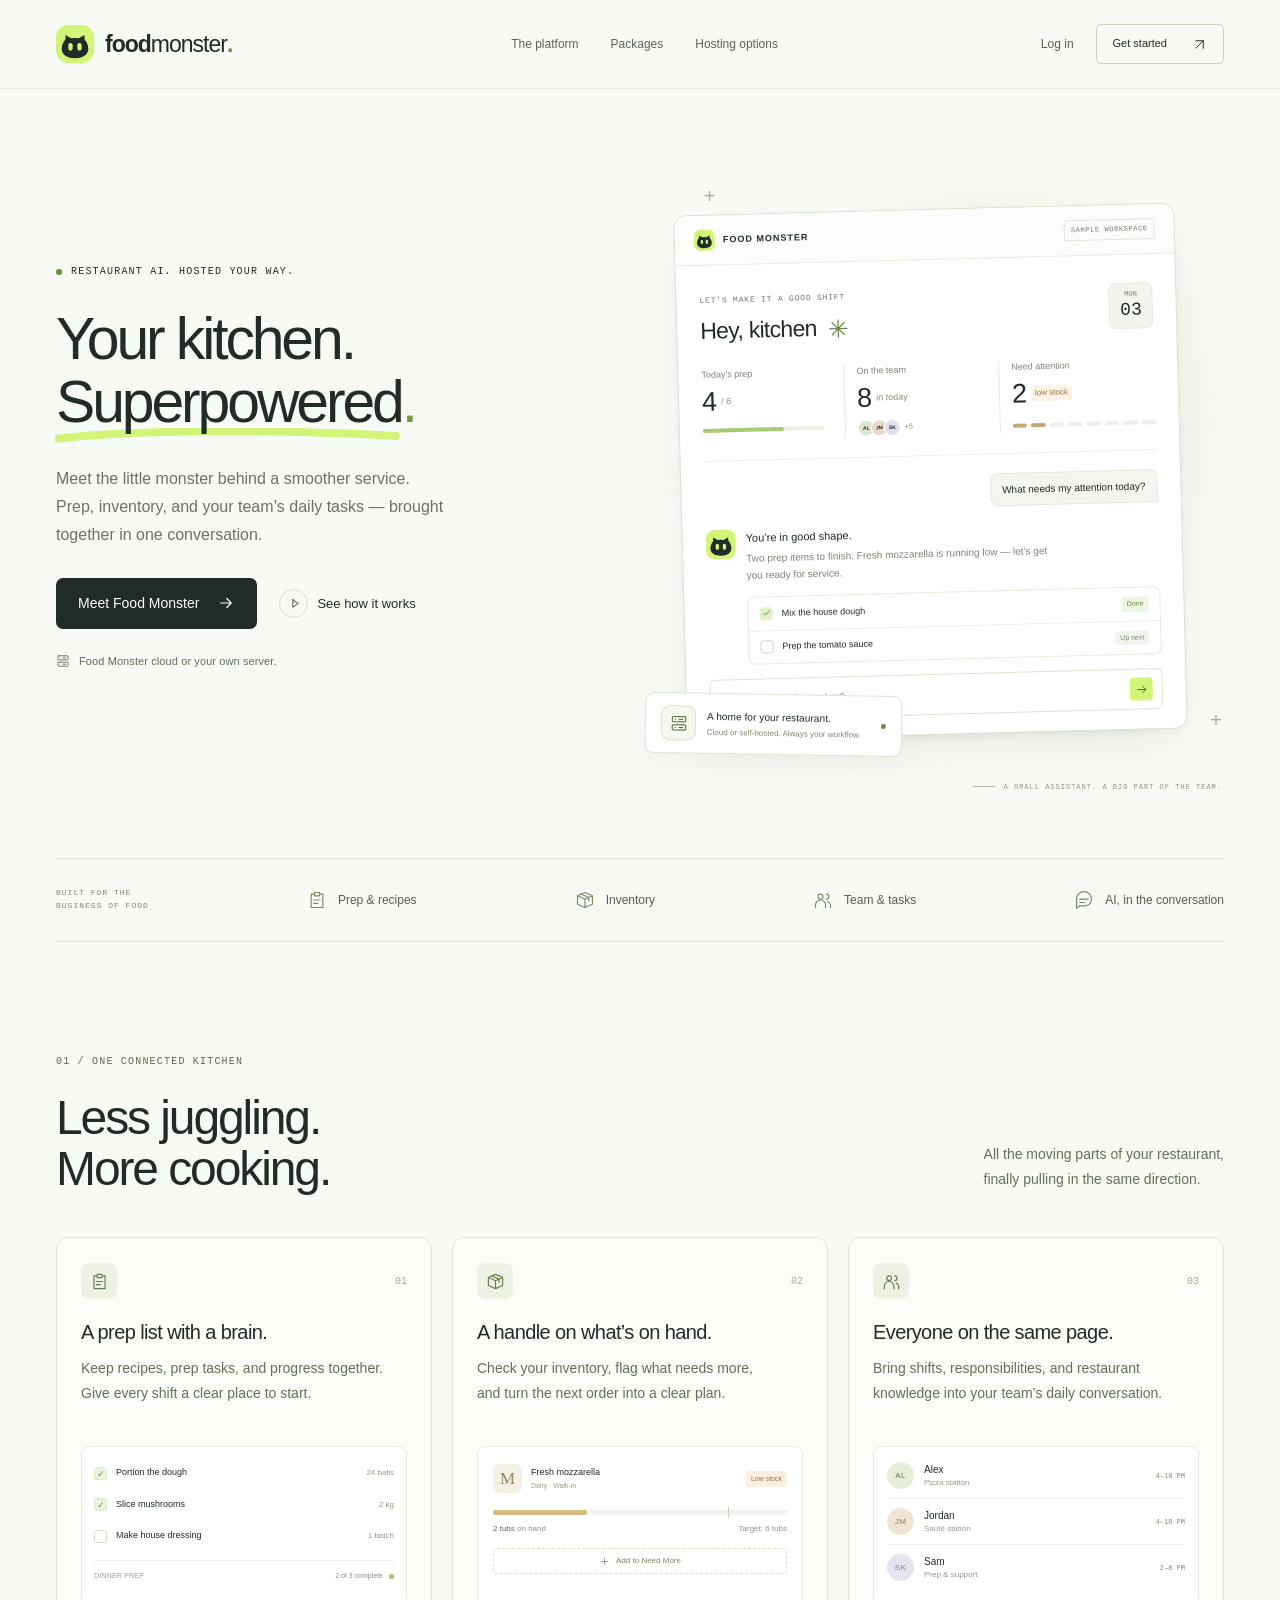
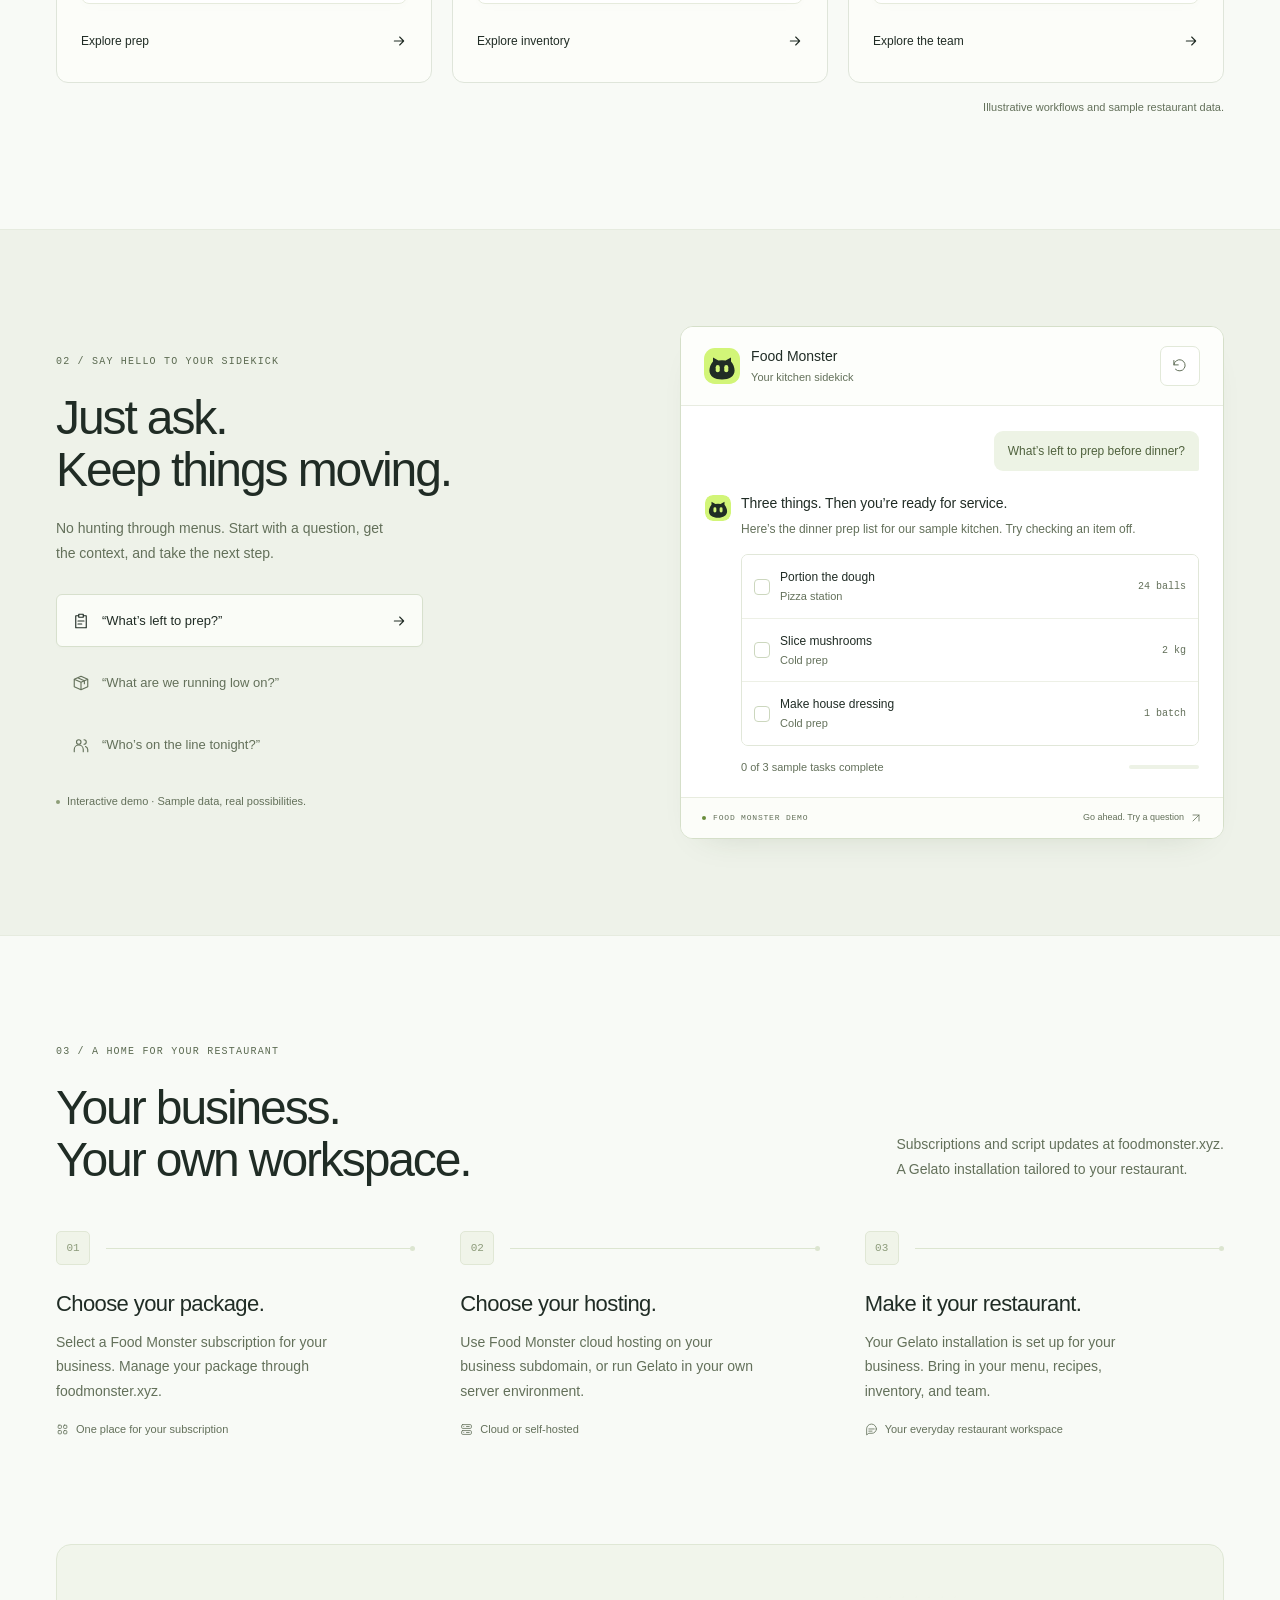
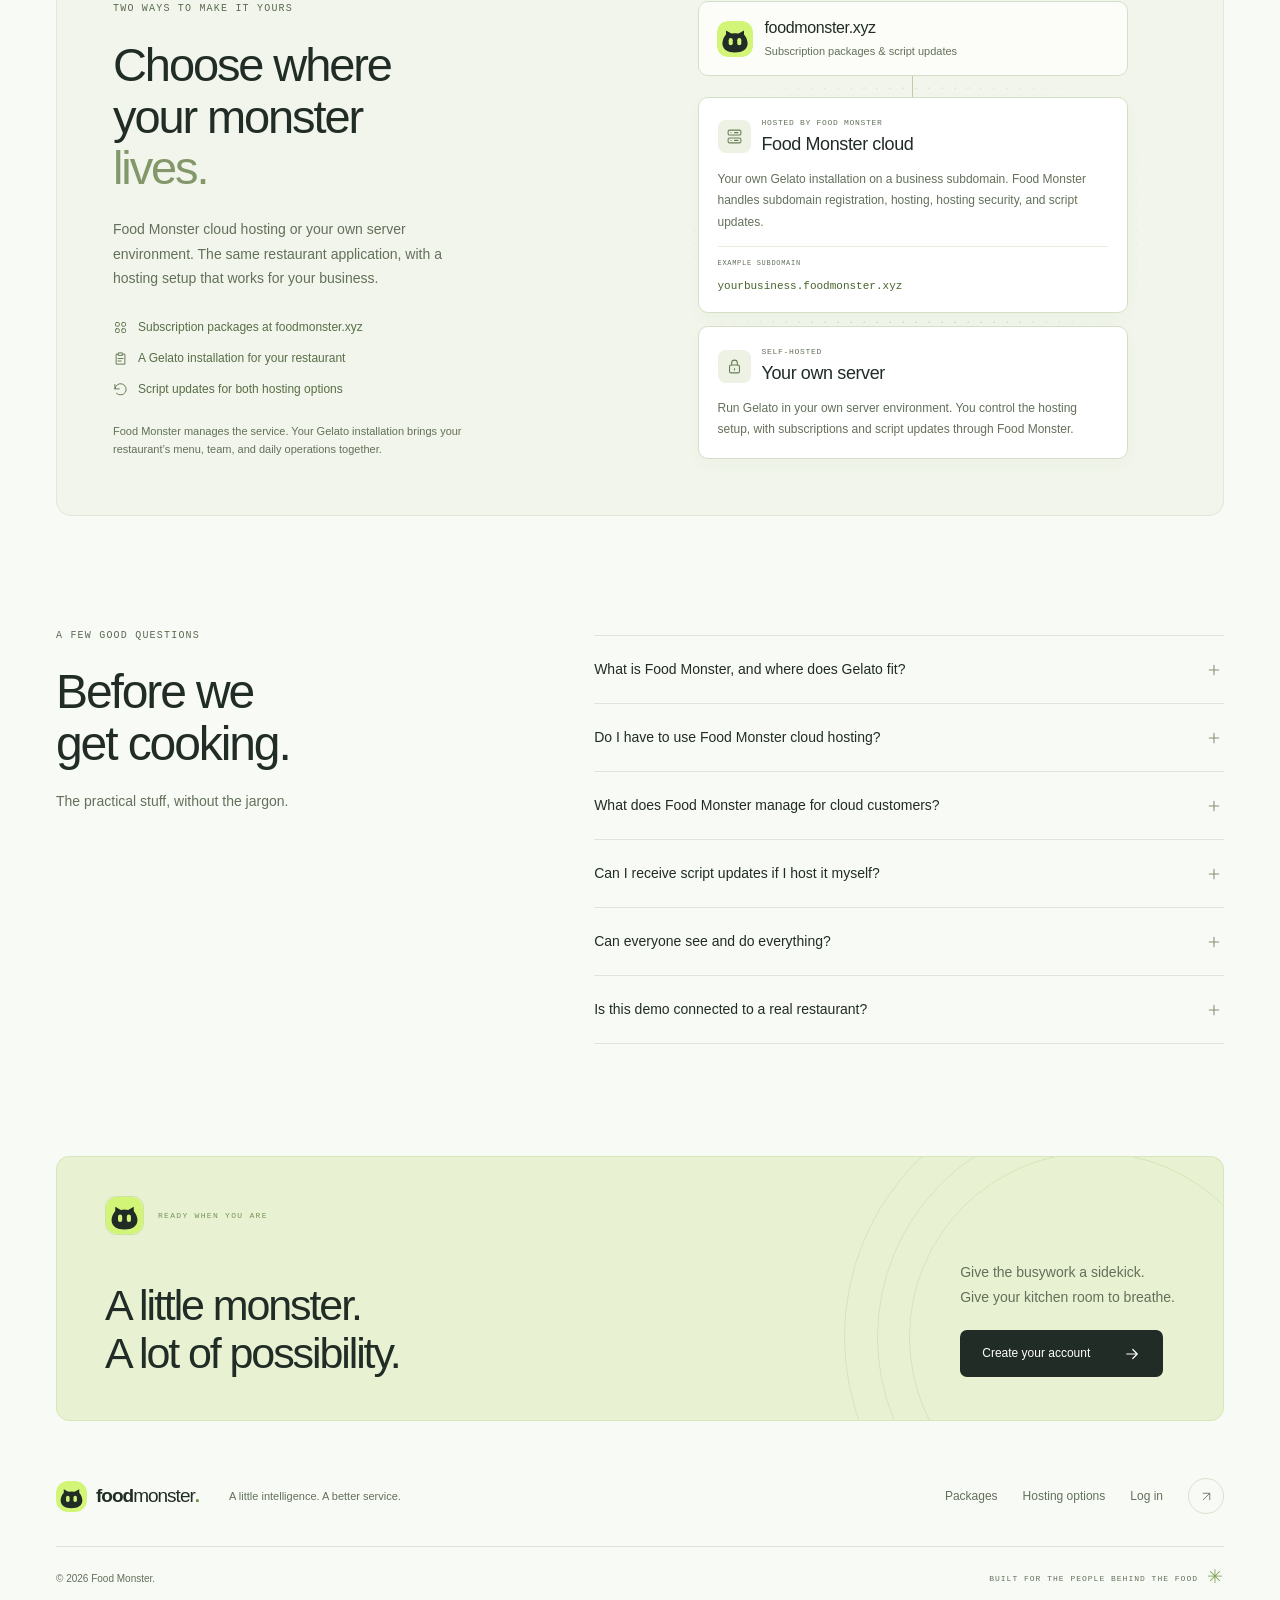
<file: index.html>
<!doctype html>
<html lang="en">
<head>
  <meta charset="utf-8"><meta name="referrer" content="no-referrer">
  <meta name="viewport" content="width=device-width, initial-scale=1">
  <meta name="theme-color" content="#f8faf6">
  <meta name="description" content="Meet Food Monster, restaurant AI hosted your way. Choose managed cloud hosting or your own server, with subscriptions and script updates through foodmonster.xyz.">
  <meta property="og:title" content="Food Monster — Your kitchen. Superpowered.">
  <meta property="og:description" content="Your kitchen. Superpowered. Food Monster cloud or your own server, with a Gelato restaurant workspace tailored to your business.">
  <meta property="og:type" content="website">
  <title>Food Monster — Your kitchen. Superpowered.</title>
  <link rel="icon" type="image/svg+xml" href="assets/monster.svg">
  <link rel="stylesheet" href="styles.css">
  <script src="app.js" defer></script>
</head>
<body>
  <svg class="icon-definitions" xmlns="http://www.w3.org/2000/svg" aria-hidden="true">
    <symbol id="i-arrow" viewBox="0 0 24 24"><path d="M5 12h14m-6-6 6 6-6 6"/></symbol>
    <symbol id="i-arrow-up" viewBox="0 0 24 24"><path d="M6 18 18 6M6 6h12v12"/></symbol>
    <symbol id="i-check" viewBox="0 0 24 24"><path d="m5 12 4 4L19 6"/></symbol>
    <symbol id="i-grid" viewBox="0 0 24 24"><rect x="4" y="4" width="6" height="6" rx="1.5"/><rect x="14" y="4" width="6" height="6" rx="1.5"/><rect x="4" y="14" width="6" height="6" rx="1.5"/><rect x="14" y="14" width="6" height="6" rx="1.5"/></symbol>
    <symbol id="i-prep" viewBox="0 0 24 24"><path d="M8 5H5v16h14V5h-3M9 3h6v4H9zM8 12h8m-8 4h5"/></symbol>
    <symbol id="i-box" viewBox="0 0 24 24"><path d="m3 7 9-4 9 4v10l-9 4-9-4V7Zm0 0 9 4 9-4m-9 4v10M7.5 5l9 4v4"/></symbol>
    <symbol id="i-team" viewBox="0 0 24 24"><circle cx="9" cy="8" r="3"/><path d="M3 21v-3a6 6 0 0 1 12 0v3m1-16a3 3 0 0 1 0 6m2 3a5 5 0 0 1 3 4v3"/></symbol>
    <symbol id="i-spark" viewBox="0 0 24 24"><path d="m12 3 2.5 6.5L21 12l-6.5 2.5L12 21l-2.5-6.5L3 12l6.5-2.5L12 3Z"/></symbol>
    <symbol id="i-server" viewBox="0 0 24 24"><rect x="3" y="3" width="18" height="7" rx="2"/><rect x="3" y="14" width="18" height="7" rx="2"/><path d="M7 6.5h.01M7 17.5h.01M12 6.5h5m-5 11h5"/></symbol>
    <symbol id="i-lock" viewBox="0 0 24 24"><rect x="5" y="10" width="14" height="11" rx="2"/><path d="M8 10V7a4 4 0 0 1 8 0v3m-4 5v2"/></symbol>
    <symbol id="i-chat" viewBox="0 0 24 24"><path d="M21 11a8 8 0 0 1-8 8H7l-4 3V11a9 9 0 0 1 18 0Z"/><path d="M7 11h10m-10 4h6"/></symbol>
    <symbol id="i-mic" viewBox="0 0 24 24"><rect x="9" y="3" width="6" height="12" rx="3"/><path d="M5 11v1a7 7 0 0 0 14 0v-1m-7 8v3m-4 0h8"/></symbol>
    <symbol id="i-plus" viewBox="0 0 24 24"><path d="M5 12h14M12 5v14"/></symbol>
    <symbol id="i-chevron" viewBox="0 0 24 24"><path d="m6 9 6 6 6-6"/></symbol>
    <symbol id="i-play" viewBox="0 0 24 24"><path d="m9 5 10 7-10 7V5Z"/></symbol>
    <symbol id="i-reset" viewBox="0 0 24 24"><path d="M3 11a9 9 0 1 1 2.5 7M3 4v7h7"/></symbol>
  </svg>

  <a class="skip-link" href="#main">Skip to content</a>

  <header class="site-header">
    <div class="header-inner container">
      <a class="brand" href="#" aria-label="Food Monster home">
        <img src="assets/monster.svg" width="38" height="38" alt="">
        <span>food<span class="brand-light">monster</span><span class="brand-period">.</span></span>
      </a>
      <nav class="desktop-nav" aria-label="Main navigation">
        <a href="#platform">The platform</a>
        <a href="plans.html">Packages</a>
        <a href="#hosting">Hosting options</a>
      </nav>
      <div class="header-account-links"><a class="header-login" href="login.html">Log in</a><a class="button button-header" href="signup.html">Get started <svg class="icon"><use href="#i-arrow-up"/></svg></a></div>
      <button class="menu-toggle" type="button" aria-label="Open navigation" aria-expanded="false" aria-controls="mobile-nav"><span></span><span></span></button>
    </div>
    <nav class="mobile-nav" id="mobile-nav" aria-label="Mobile navigation" hidden>
      <a href="#platform">The platform</a><a href="plans.html">Packages</a><a href="#hosting">Hosting options</a><a href="#faq">Questions & answers</a><a href="login.html">Log in</a><a href="signup.html">Create your account <span>↗</span></a>
    </nav>
  </header>

  <main id="main">
    <section class="hero container" aria-labelledby="hero-title">
      <div class="hero-copy">
        <div class="eyebrow"><span class="status-dot"></span> RESTAURANT AI. HOSTED YOUR WAY.</div>
        <h1 id="hero-title">Your kitchen.<br><span class="hero-highlight">Superpowered<svg viewBox="0 0 500 18" preserveAspectRatio="none" aria-hidden="true"><path d="M3 12C113 2 315 1 494 9"/></svg></span><span class="headline-dot">.</span></h1>
        <p class="hero-description">Meet the little monster behind a smoother service. Prep, inventory, and your team’s daily tasks — brought together in one conversation.</p>
        <div class="hero-actions">
          <a class="button button-dark" href="signup.html">Meet Food Monster <svg class="icon"><use href="#i-arrow"/></svg></a>
          <a class="text-button" href="#how-it-works"><span class="play-icon"><svg class="icon"><use href="#i-play"/></svg></span> See how it works</a>
        </div>
        <div class="hero-footnote"><svg class="icon"><use href="#i-server"/></svg><span>Food Monster cloud or your own server.</span></div>
      </div>

      <div class="hero-visual" aria-label="Illustration of the Food Monster restaurant workspace using sample data">
        <div class="visual-grid" aria-hidden="true"></div>
        <div class="visual-cross cross-one" aria-hidden="true">+</div><div class="visual-cross cross-two" aria-hidden="true">+</div>
        <div class="workspace-panel">
          <div class="workspace-top"><span class="workspace-wordmark"><img src="assets/monster.svg" width="21" height="21" alt=""> FOOD MONSTER</span><span class="sample-badge">SAMPLE WORKSPACE</span></div>
          <div class="workspace-main">
            <div class="workspace-greeting"><div><span class="small-label">LET’S MAKE IT A GOOD SHIFT</span><h2>Hey, kitchen <span class="wave">✳</span></h2></div><span class="workspace-date">MON<br><strong>03</strong></span></div>
            <div class="workspace-stats"><div><span>Today’s prep</span><strong>4<span>/ 6</span></strong><div class="tiny-progress"><span></span></div></div><div><span>On the team</span><strong>8<span>in today</span></strong><div class="mini-avatars"><span>AL</span><span>JM</span><span>SK</span><b>+5</b></div></div><div><span>Need attention</span><strong>2<span class="low-label">low stock</span></strong><div class="stock-dots"><i></i><i></i><i></i><i></i><i></i><i></i><i></i><i></i></div></div></div>
            <div class="preview-conversation"><span class="preview-user-message">What needs my attention today?</span><div class="preview-agent-response"><img src="assets/monster.svg" width="30" height="30" alt="Food Monster"><div><strong>You’re in good shape.</strong><p>Two prep items to finish. Fresh mozzarella is running low — let’s get you ready for service.</p></div></div></div>
            <div class="preview-checklist"><div><span class="preview-check done"><svg class="icon"><use href="#i-check"/></svg></span><span>Mix the house dough</span><span class="task-tag done-tag">Done</span></div><div><span class="preview-check"></span><span>Prep the tomato sauce</span><span class="task-tag">Up next</span></div></div>
            <a class="preview-input" href="#demo"><span>What can I take off your plate?</span><span class="input-arrow"><svg class="icon"><use href="#i-arrow"/></svg></span></a>
          </div>
        </div>
        <div class="floating-local"><span class="floating-icon"><svg class="icon"><use href="#i-server"/></svg></span><div><strong>A home for your restaurant.</strong><span>Cloud or self-hosted. Always your workflow.</span></div><span class="status-dot"></span></div>
        <div class="visual-caption"><span></span> A SMALL ASSISTANT. A BIG PART OF THE TEAM.</div>
      </div>
    </section>

    <div class="capabilities-strip container" aria-label="Platform areas"><span class="strip-intro">BUILT FOR THE<br>BUSINESS OF FOOD</span><div><svg class="icon"><use href="#i-prep"/></svg>Prep & recipes</div><div><svg class="icon"><use href="#i-box"/></svg>Inventory</div><div><svg class="icon"><use href="#i-team"/></svg>Team & tasks</div><div><svg class="icon"><use href="#i-chat"/></svg>AI, in the conversation</div></div>

    <section class="platform-section section-pad container" id="platform" aria-labelledby="platform-title">
      <div class="section-heading"><div><span class="eyebrow section-eyebrow">01 / ONE CONNECTED KITCHEN</span><h2 id="platform-title">Less juggling.<br>More cooking.</h2></div><p>All the moving parts of your restaurant,<br class="desktop-break"> finally pulling in the same direction.</p></div>
      <div class="platform-grid">
        <article class="feature-card prep-card">
          <div class="feature-heading"><span class="feature-icon"><svg class="icon"><use href="#i-prep"/></svg></span><span class="feature-index">01</span></div>
          <h3>A prep list with a brain.</h3><p>Keep recipes, prep tasks, and progress together. Give every shift a clear place to start.</p>
          <div class="mini-prep" aria-hidden="true"><div><span class="mini-check complete">✓</span><span>Portion the dough</span><span>24 balls</span></div><div><span class="mini-check complete">✓</span><span>Slice mushrooms</span><span>2 kg</span></div><div><span class="mini-check"></span><span>Make house dressing</span><span>1 batch</span></div><div class="mini-prep-footer"><span>DINNER PREP</span><span>2 of 3 complete <i></i></span></div></div>
          <button class="feature-link" type="button" data-demo-target="prep">Explore prep <svg class="icon"><use href="#i-arrow"/></svg></button>
        </article>
        <article class="feature-card inventory-card">
          <div class="feature-heading"><span class="feature-icon"><svg class="icon"><use href="#i-box"/></svg></span><span class="feature-index">02</span></div>
          <h3>A handle on what’s on hand.</h3><p>Check your inventory, flag what needs more, and turn the next order into a clear plan.</p>
          <div class="mini-inventory" aria-hidden="true"><div class="mini-stock-top"><span class="ingredient-icon">M</span><div><strong>Fresh mozzarella</strong><span>Dairy · Walk-in</span></div><span class="stock-low">Low stock</span></div><div class="stock-bar"><span></span><i></i></div><div class="stock-legend"><span><strong>2 tubs</strong> on hand</span><span>Target: 6 tubs</span></div><div class="need-more"><svg class="icon"><use href="#i-plus"/></svg> Add to Need More</div></div>
          <button class="feature-link" type="button" data-demo-target="inventory">Explore inventory <svg class="icon"><use href="#i-arrow"/></svg></button>
        </article>
        <article class="feature-card team-card">
          <div class="feature-heading"><span class="feature-icon"><svg class="icon"><use href="#i-team"/></svg></span><span class="feature-index">03</span></div>
          <h3>Everyone on the same page.</h3><p>Bring shifts, responsibilities, and restaurant knowledge into your team’s daily conversation.</p>
          <div class="mini-team" aria-hidden="true"><div><span class="team-avatar avatar-green">AL</span><div><strong>Alex</strong><span>Pizza station</span></div><span class="team-time">4–10 PM</span></div><div><span class="team-avatar avatar-peach">JM</span><div><strong>Jordan</strong><span>Sauté station</span></div><span class="team-time">4–10 PM</span></div><div><span class="team-avatar avatar-purple">SK</span><div><strong>Sam</strong><span>Prep & support</span></div><span class="team-time">2–8 PM</span></div></div>
          <button class="feature-link" type="button" data-demo-target="team">Explore the team <svg class="icon"><use href="#i-arrow"/></svg></button>
        </article>
      </div>
      <p class="sample-note">Illustrative workflows and sample restaurant data.</p>
    </section>

    <section class="demo-section" id="demo" aria-labelledby="demo-title">
      <div class="container demo-layout">
        <div class="demo-copy"><span class="eyebrow section-eyebrow">02 / SAY HELLO TO YOUR SIDEKICK</span><h2 id="demo-title">Just ask.<br>Keep things moving.</h2><p>No hunting through menus. Start with a question, get the context, and take the next step.</p><div class="demo-prompts" role="tablist" aria-label="Choose a sample conversation" aria-orientation="vertical"><button class="demo-prompt active" role="tab" type="button" id="tab-prep" aria-selected="true" aria-controls="demo-panel" data-scenario="prep"><svg class="icon"><use href="#i-prep"/></svg><span>“What’s left to prep?”</span><svg class="icon prompt-arrow"><use href="#i-arrow"/></svg></button><button class="demo-prompt" role="tab" type="button" id="tab-inventory" aria-selected="false" aria-controls="demo-panel" tabindex="-1" data-scenario="inventory"><svg class="icon"><use href="#i-box"/></svg><span>“What are we running low on?”</span><svg class="icon prompt-arrow"><use href="#i-arrow"/></svg></button><button class="demo-prompt" role="tab" type="button" id="tab-team" aria-selected="false" aria-controls="demo-panel" tabindex="-1" data-scenario="team"><svg class="icon"><use href="#i-team"/></svg><span>“Who’s on the line tonight?”</span><svg class="icon prompt-arrow"><use href="#i-arrow"/></svg></button></div><p class="demo-disclosure"><span class="status-dot"></span> Interactive demo · Sample data, real possibilities.</p></div>
        <div class="demo-window" id="demo-panel" role="tabpanel" aria-labelledby="tab-prep" tabindex="0">
          <div class="demo-window-header"><div class="demo-agent-brand"><img src="assets/monster.svg" width="36" height="36" alt=""><div><strong>Food Monster</strong><span>Your kitchen sidekick</span></div></div><button class="icon-button" id="reset-demo" type="button" aria-label="Reset sample demo" title="Reset demo"><svg class="icon"><use href="#i-reset"/></svg></button></div>
          <div class="demo-window-body"><div class="demo-conversation" id="demo-conversation" aria-live="polite" aria-atomic="false"></div><noscript><p class="noscript-message">Enable JavaScript to try the sample prep, inventory, and team conversations.</p></noscript></div>
          <div class="demo-window-footer"><span class="demo-footer-label"><span class="status-dot"></span> FOOD MONSTER DEMO</span><span>Go ahead. Try a question <svg class="icon"><use href="#i-arrow-up"/></svg></span></div>
        </div>
      </div>
    </section>

    <section class="how-section section-pad container" id="how-it-works" aria-labelledby="how-title">
      <div class="section-heading"><div><span class="eyebrow section-eyebrow">03 / A HOME FOR YOUR RESTAURANT</span><h2 id="how-title">Your business.<br>Your own workspace.</h2></div><p>Subscriptions and script updates at foodmonster.xyz.<br class="desktop-break"> A Gelato installation tailored to your restaurant.</p></div>
      <div class="steps">
        <article><div class="step-number"><span>01</span><div></div></div><h3>Choose your package.</h3><p>Select a Food Monster subscription for your business. Manage your package through foodmonster.xyz.</p><span class="step-tag"><svg class="icon"><use href="#i-grid"/></svg> One place for your subscription</span></article>
        <article><div class="step-number"><span>02</span><div></div></div><h3>Choose your hosting.</h3><p>Use Food Monster cloud hosting on your business subdomain, or run Gelato in your own server environment.</p><span class="step-tag"><svg class="icon"><use href="#i-server"/></svg> Cloud or self-hosted</span></article>
        <article><div class="step-number"><span>03</span><div></div></div><h3>Make it your restaurant.</h3><p>Your Gelato installation is set up for your business. Bring in your menu, recipes, inventory, and team.</p><span class="step-tag"><svg class="icon"><use href="#i-chat"/></svg> Your everyday restaurant workspace</span></article>
      </div>
    </section>

    <section class="hosting-section container" id="hosting" aria-labelledby="hosting-title">
      <div class="hosting-copy"><span class="eyebrow section-eyebrow">TWO WAYS TO MAKE IT YOURS</span><h2 id="hosting-title">Choose where<br>your monster<br><span>lives.</span></h2><p>Food Monster cloud hosting or your own server environment. The same restaurant application, with a hosting setup that works for your business.</p><div class="hosting-points"><div><svg class="icon"><use href="#i-grid"/></svg><span>Subscription packages at foodmonster.xyz</span></div><div><svg class="icon"><use href="#i-prep"/></svg><span>A Gelato installation for your restaurant</span></div><div><svg class="icon"><use href="#i-reset"/></svg><span>Script updates for both hosting options</span></div></div><p class="hosting-note">Food Monster manages the service. Your Gelato installation brings your restaurant’s menu, team, and daily operations together.</p></div>
      <div class="hosting-visual hosting-choice-visual">
        <div class="hosting-grid" aria-hidden="true"></div>
        <div class="hosting-service-hub"><img src="assets/monster.svg" width="36" height="36" alt=""><div><strong>foodmonster.xyz</strong><span>Subscription packages &amp; script updates</span></div></div>
        <div class="hosting-choice-connector" aria-hidden="true"></div>
        <div class="hosting-options">
          <article class="hosting-option"><div class="hosting-option-heading"><span class="feature-icon"><svg class="icon"><use href="#i-server"/></svg></span><div><span class="hosting-option-label">HOSTED BY FOOD MONSTER</span><h3>Food Monster cloud</h3></div></div><p>Your own Gelato installation on a business subdomain. Food Monster handles subdomain registration, hosting, hosting security, and script updates.</p><div class="hosting-address"><span>EXAMPLE SUBDOMAIN</span><code>yourbusiness.foodmonster.xyz</code></div></article>
          <article class="hosting-option"><div class="hosting-option-heading"><span class="feature-icon"><svg class="icon"><use href="#i-lock"/></svg></span><div><span class="hosting-option-label">SELF-HOSTED</span><h3>Your own server</h3></div></div><p>Run Gelato in your own server environment. You control the hosting setup, with subscriptions and script updates through Food Monster.</p></article>
        </div>
      </div>
    </section>

    <section class="faq-section section-pad container" id="faq" aria-labelledby="faq-title"><div class="faq-intro"><span class="eyebrow section-eyebrow">A FEW GOOD QUESTIONS</span><h2 id="faq-title">Before we<br> get cooking.</h2><p>The practical stuff, without the jargon.</p></div><div class="faq-list">
      <details><summary>What is Food Monster, and where does Gelato fit?<span class="faq-toggle"><svg class="icon"><use href="#i-plus"/></svg></span></summary><div class="faq-answer">Food Monster is the central service at foodmonster.xyz for subscription packages, hosting options, and script updates. Gelato is the main restaurant application installed for each business. It brings your menu, prep, inventory, team, and AI assistant into your restaurant workspace.</div></details>
      <details><summary>Do I have to use Food Monster cloud hosting?<span class="faq-toggle"><svg class="icon"><use href="#i-plus"/></svg></span></summary><div class="faq-answer">Cloud hosting is optional. Choose Food Monster cloud hosting for a Gelato installation on your business subdomain, or install the main Gelato application in your own server environment.</div></details>
      <details><summary>What does Food Monster manage for cloud customers?<span class="faq-toggle"><svg class="icon"><use href="#i-plus"/></svg></span></summary><div class="faq-answer">Foodmonster.xyz handles subscription packages, business subdomain registration, hosting, hosting security, and script updates. Each customer’s business subdomain runs its own installation of the main Gelato application, set up to match that restaurant.</div></details>
      <details><summary>Can I receive script updates if I host it myself?<span class="faq-toggle"><svg class="icon"><use href="#i-plus"/></svg></span></summary><div class="faq-answer">Yes. Subscription packages and script updates are managed through foodmonster.xyz for both hosting options. With self-hosting, Gelato runs in your own environment and you manage that hosting environment.</div></details>
      <details><summary>Can everyone see and do everything?<span class="faq-toggle"><svg class="icon"><use href="#i-plus"/></svg></span></summary><div class="faq-answer">Staff access follows the permissions configured for your restaurant. An employee’s tasks and available actions can differ from a manager’s or administrator’s. Sensitive actions should be reviewed by someone with the appropriate access.</div></details>
      <details><summary>Is this demo connected to a real restaurant?<span class="faq-toggle"><svg class="icon"><use href="#i-plus"/></svg></span></summary><div class="faq-answer">This page uses sample data to introduce the Food Monster experience. You can complete sample prep items and build a sample restock draft. Those interactions stay in this page and do not change inventory, place orders, or contact anyone.</div></details>
    </div></section>

    <section class="closing-section container"><div class="closing-monster" aria-hidden="true"><img src="assets/monster.svg" width="60" height="60" alt=""><span>READY WHEN YOU ARE</span></div><div class="closing-content"><h2>A little monster.<br>A lot of possibility.</h2><div><p>Give the busywork a sidekick.<br>Give your kitchen room to breathe.</p><a class="button button-dark" href="signup.html">Create your account <svg class="icon"><use href="#i-arrow"/></svg></a></div></div><div class="closing-orbit" aria-hidden="true"></div></section>
  </main>

  <footer class="site-footer container"><div class="footer-main"><a class="brand" href="#" aria-label="Food Monster home"><img src="assets/monster.svg" width="31" height="31" alt=""><span>food<span class="brand-light">monster</span><span class="brand-period">.</span></span></a><span>A little intelligence. A better service.</span><nav aria-label="Footer navigation"><a href="plans.html">Packages</a><a href="#hosting">Hosting options</a><a href="login.html">Log in</a><a href="#" class="back-top" aria-label="Back to top"><svg class="icon"><use href="#i-arrow-up"/></svg></a></nav></div><div class="footer-bottom"><span>© <span id="copyright-year">2026</span> Food Monster.</span><span>BUILT FOR THE PEOPLE BEHIND THE FOOD <span class="footer-spark">✳</span></span></div></footer>
  <div class="toast" id="toast" role="status" aria-live="polite"></div>
</body>
</html>
</file>
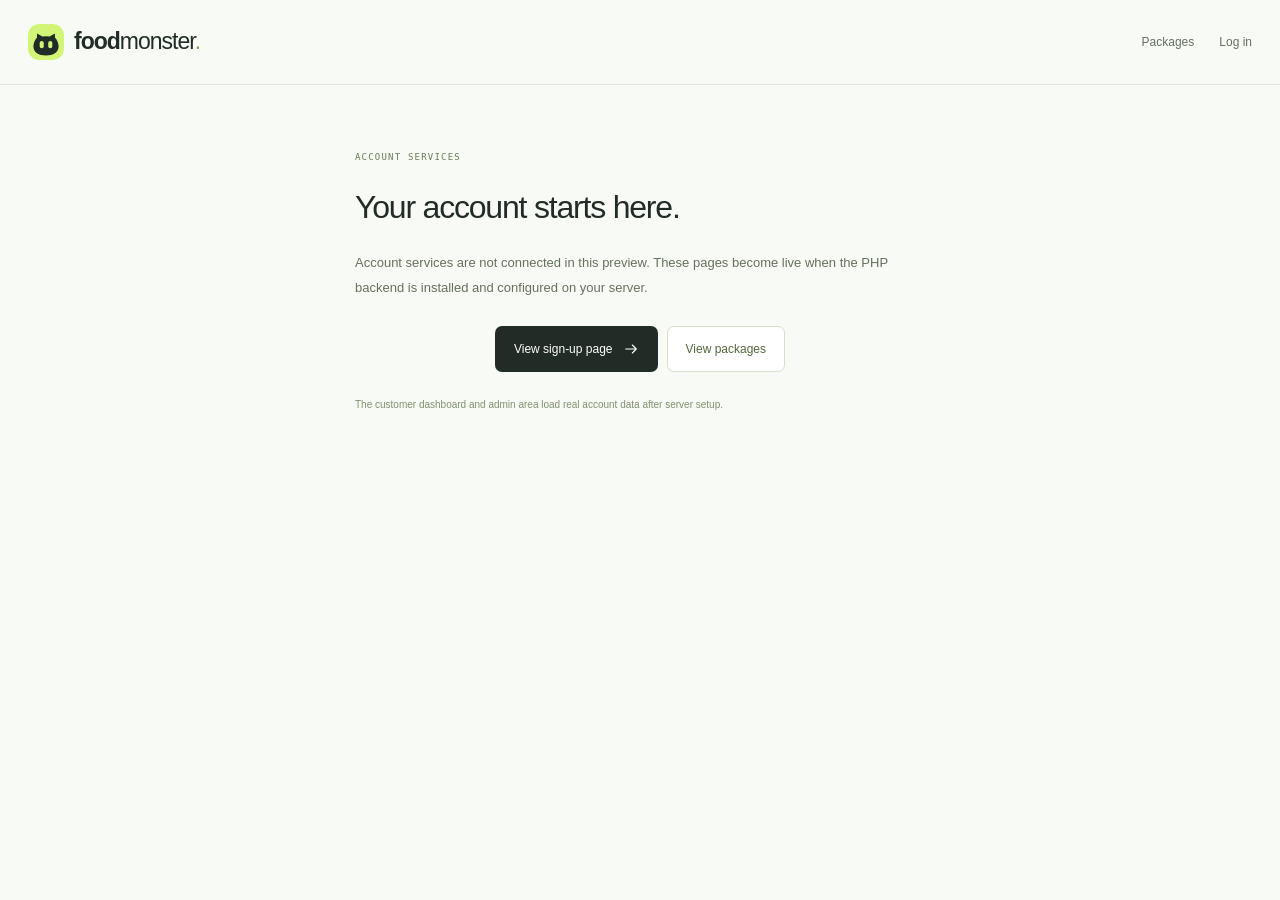
<file: account.html>
<!doctype html>
<html lang="en"><head><meta charset="utf-8"><meta name="referrer" content="same-origin"><meta name="viewport" content="width=device-width, initial-scale=1"><meta name="theme-color" content="#f8faf6"><meta name="robots" content="noindex,nofollow"><title>Your account · Food Monster</title><link rel="icon" href="assets/monster.svg" type="image/svg+xml"><link rel="stylesheet" href="portal.css"><script src="account-ui.js?v=1.7.0" defer></script></head><body data-page="account"><a class="skip-link" href="#portal-main">Skip to content</a><div id="portal-app"><header class="portal-header"><a class="brand" href="index.html"><img src="assets/monster.svg" width="36" height="36" alt=""><span>food<span>monster</span><b>.</b></span></a><a class="quiet-link" href="index.html">Back to website ↗</a></header><main class="loading-state" id="portal-main"><span class="loader" aria-hidden="true"></span><p>Opening Food Monster…</p></main></div><div id="portal-toast" class="portal-toast" role="status" aria-live="polite"></div><dialog id="portal-dialog" class="portal-dialog"></dialog><noscript><p class="noscript-note">Please enable JavaScript to use your Food Monster account.</p></noscript></body></html>
</file>
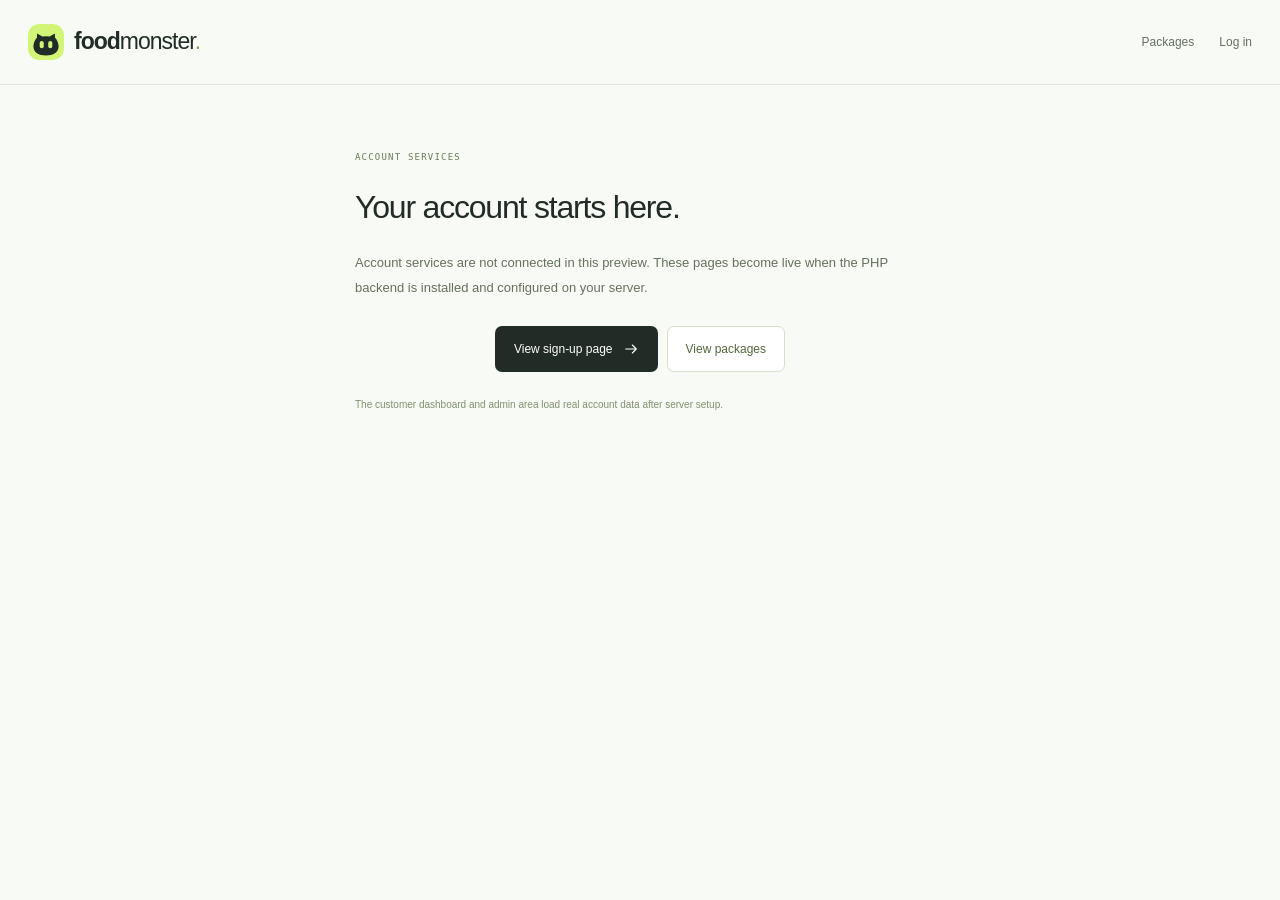
<file: admin.html>
<!doctype html>
<html lang="en"><head><meta charset="utf-8"><meta name="referrer" content="same-origin"><meta name="viewport" content="width=device-width, initial-scale=1"><meta name="theme-color" content="#f8faf6"><meta name="robots" content="noindex,nofollow"><title>Platform administration · Food Monster</title><link rel="icon" href="assets/monster.svg" type="image/svg+xml"><link rel="stylesheet" href="portal.css"><script src="account-ui.js?v=1.7.0" defer></script></head><body data-page="admin"><a class="skip-link" href="#portal-main">Skip to content</a><div id="portal-app"><header class="portal-header"><a class="brand" href="index.html"><img src="assets/monster.svg" width="36" height="36" alt=""><span>food<span>monster</span><b>.</b></span></a><a class="quiet-link" href="index.html">Back to website ↗</a></header><main class="loading-state" id="portal-main"><span class="loader" aria-hidden="true"></span><p>Opening Food Monster…</p></main></div><div id="portal-toast" class="portal-toast" role="status" aria-live="polite"></div><dialog id="portal-dialog" class="portal-dialog"></dialog><noscript><p class="noscript-note">Please enable JavaScript to use your Food Monster account.</p></noscript></body></html>
</file>
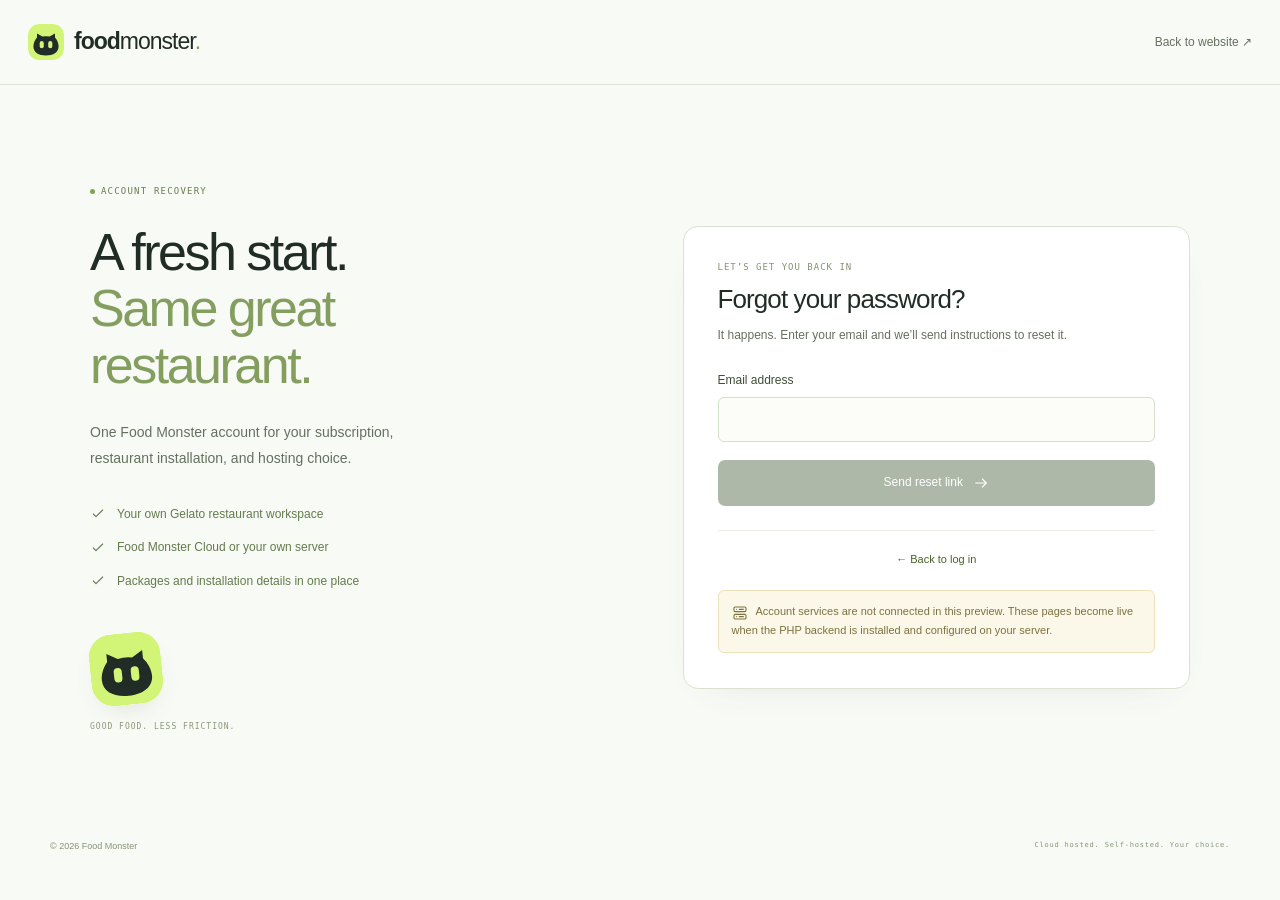
<file: forgot-password.html>
<!doctype html>
<html lang="en"><head><meta charset="utf-8"><meta name="referrer" content="no-referrer"><meta name="viewport" content="width=device-width, initial-scale=1"><meta name="theme-color" content="#f8faf6"><meta name="robots" content="noindex,nofollow"><title>Reset your password · Food Monster</title><link rel="icon" href="assets/monster.svg" type="image/svg+xml"><link rel="stylesheet" href="portal.css"><script src="account-ui.js" defer></script></head><body data-page="forgot"><a class="skip-link" href="#portal-main">Skip to content</a><div id="portal-app"><header class="portal-header"><a class="brand" href="index.html"><img src="assets/monster.svg" width="36" height="36" alt=""><span>food<span>monster</span><b>.</b></span></a><a class="quiet-link" href="index.html">Back to website ↗</a></header><main class="loading-state" id="portal-main"><span class="loader" aria-hidden="true"></span><p>Opening Food Monster…</p></main></div><div id="portal-toast" class="portal-toast" role="status" aria-live="polite"></div><dialog id="portal-dialog" class="portal-dialog"></dialog><noscript><p class="noscript-note">Please enable JavaScript to use your Food Monster account.</p></noscript></body></html>
</file>
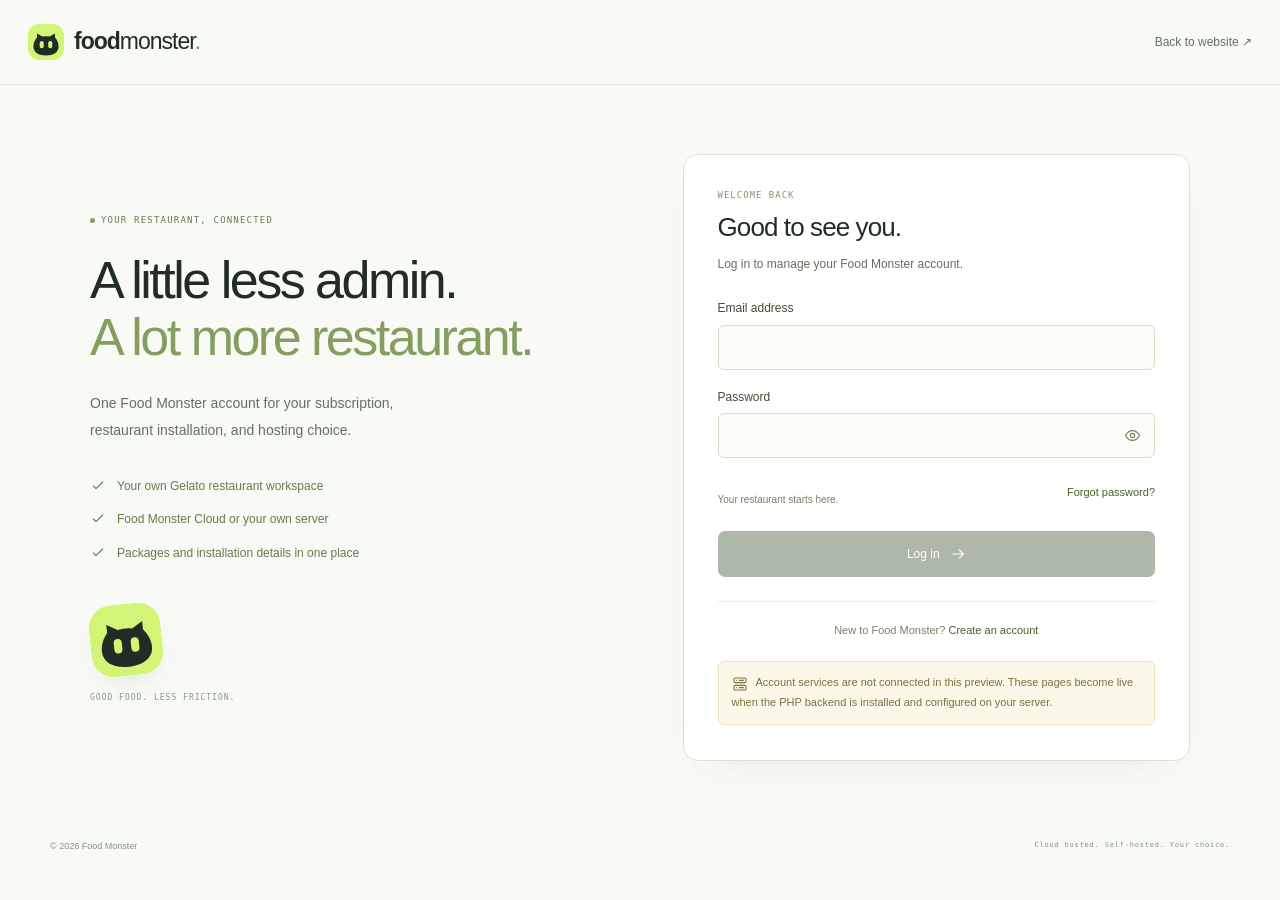
<file: login.html>
<!doctype html>
<html lang="en"><head><meta charset="utf-8"><meta name="referrer" content="no-referrer"><meta name="viewport" content="width=device-width, initial-scale=1"><meta name="theme-color" content="#f8faf6"><meta name="robots" content="noindex,nofollow"><title>Log in · Food Monster</title><link rel="icon" href="assets/monster.svg" type="image/svg+xml"><link rel="stylesheet" href="portal.css"><script src="account-ui.js" defer></script></head><body data-page="login"><a class="skip-link" href="#portal-main">Skip to content</a><div id="portal-app"><header class="portal-header"><a class="brand" href="index.html"><img src="assets/monster.svg" width="36" height="36" alt=""><span>food<span>monster</span><b>.</b></span></a><a class="quiet-link" href="index.html">Back to website ↗</a></header><main class="loading-state" id="portal-main"><span class="loader" aria-hidden="true"></span><p>Opening Food Monster…</p></main></div><div id="portal-toast" class="portal-toast" role="status" aria-live="polite"></div><dialog id="portal-dialog" class="portal-dialog"></dialog><noscript><p class="noscript-note">Please enable JavaScript to use your Food Monster account.</p></noscript></body></html>
</file>
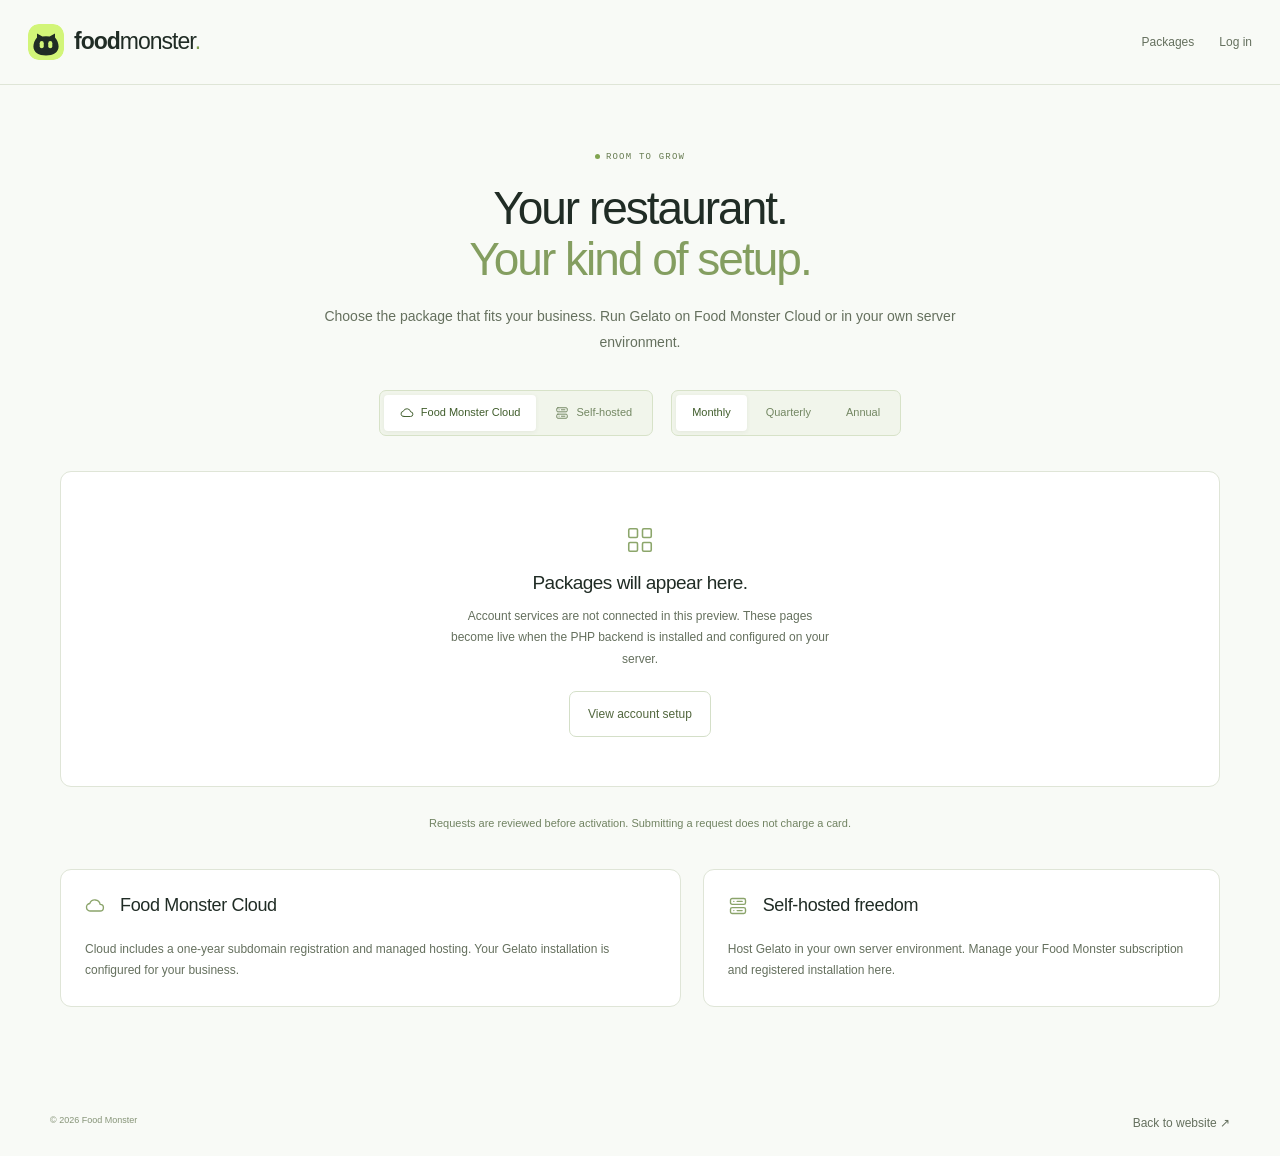
<file: plans.html>
<!doctype html>
<html lang="en"><head><meta charset="utf-8"><meta name="referrer" content="no-referrer"><meta name="viewport" content="width=device-width, initial-scale=1"><meta name="theme-color" content="#f8faf6"><meta name="robots" content="noindex,nofollow"><title>Subscription packages · Food Monster</title><link rel="icon" href="assets/monster.svg" type="image/svg+xml"><link rel="stylesheet" href="portal.css"><script src="account-ui.js?v=1.7.0" defer></script></head><body data-page="plans"><a class="skip-link" href="#portal-main">Skip to content</a><div id="portal-app"><header class="portal-header"><a class="brand" href="index.html"><img src="assets/monster.svg" width="36" height="36" alt=""><span>food<span>monster</span><b>.</b></span></a><a class="quiet-link" href="index.html">Back to website ↗</a></header><main class="loading-state" id="portal-main"><span class="loader" aria-hidden="true"></span><p>Opening Food Monster…</p></main></div><div id="portal-toast" class="portal-toast" role="status" aria-live="polite"></div><dialog id="portal-dialog" class="portal-dialog"></dialog><noscript><p class="noscript-note">Please enable JavaScript to use your Food Monster account.</p></noscript></body></html>
</file>
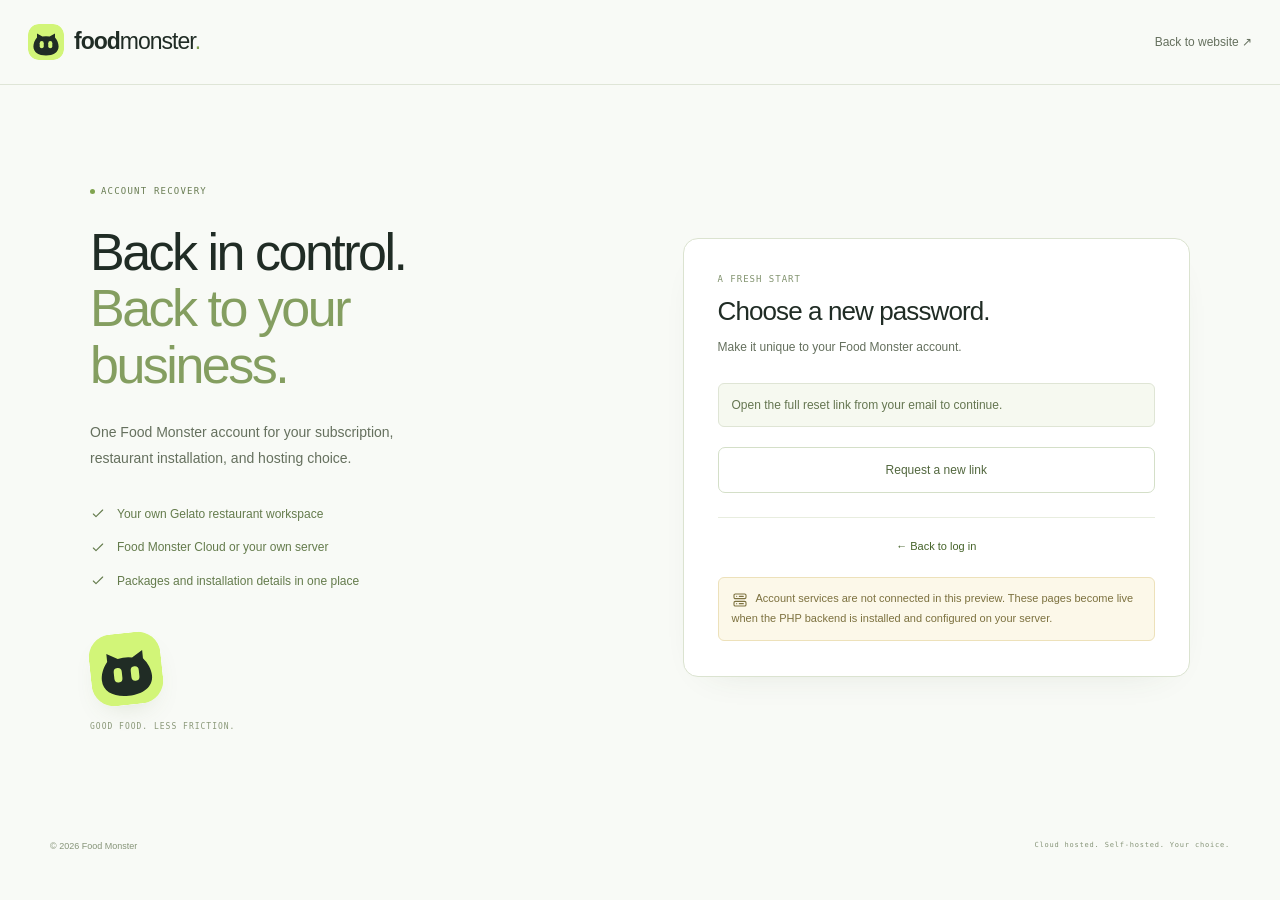
<file: reset-password.html>
<!doctype html>
<html lang="en"><head><meta charset="utf-8"><meta name="referrer" content="no-referrer"><meta name="viewport" content="width=device-width, initial-scale=1"><meta name="theme-color" content="#f8faf6"><meta name="robots" content="noindex,nofollow"><title>Choose a new password · Food Monster</title><link rel="icon" href="assets/monster.svg" type="image/svg+xml"><link rel="stylesheet" href="portal.css"><script src="account-ui.js" defer></script></head><body data-page="reset"><a class="skip-link" href="#portal-main">Skip to content</a><div id="portal-app"><header class="portal-header"><a class="brand" href="index.html"><img src="assets/monster.svg" width="36" height="36" alt=""><span>food<span>monster</span><b>.</b></span></a><a class="quiet-link" href="index.html">Back to website ↗</a></header><main class="loading-state" id="portal-main"><span class="loader" aria-hidden="true"></span><p>Opening Food Monster…</p></main></div><div id="portal-toast" class="portal-toast" role="status" aria-live="polite"></div><dialog id="portal-dialog" class="portal-dialog"></dialog><noscript><p class="noscript-note">Please enable JavaScript to use your Food Monster account.</p></noscript></body></html>
</file>
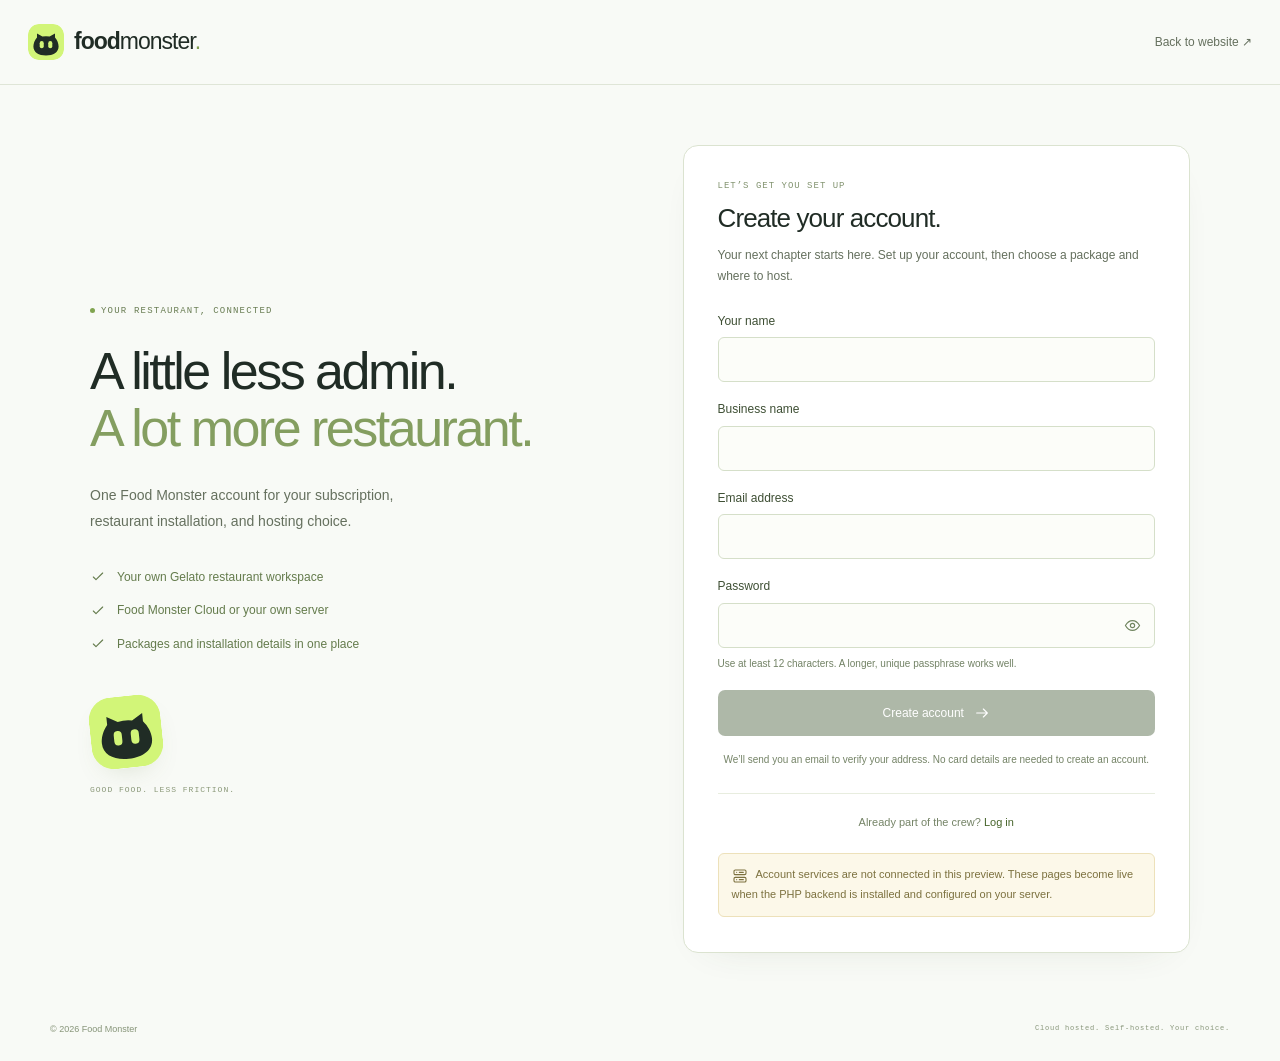
<file: signup.html>
<!doctype html>
<html lang="en"><head><meta charset="utf-8"><meta name="referrer" content="no-referrer"><meta name="viewport" content="width=device-width, initial-scale=1"><meta name="theme-color" content="#f8faf6"><meta name="robots" content="noindex,nofollow"><title>Create your account · Food Monster</title><link rel="icon" href="assets/monster.svg" type="image/svg+xml"><link rel="stylesheet" href="portal.css"><script src="account-ui.js" defer></script></head><body data-page="signup"><a class="skip-link" href="#portal-main">Skip to content</a><div id="portal-app"><header class="portal-header"><a class="brand" href="index.html"><img src="assets/monster.svg" width="36" height="36" alt=""><span>food<span>monster</span><b>.</b></span></a><a class="quiet-link" href="index.html">Back to website ↗</a></header><main class="loading-state" id="portal-main"><span class="loader" aria-hidden="true"></span><p>Opening Food Monster…</p></main></div><div id="portal-toast" class="portal-toast" role="status" aria-live="polite"></div><dialog id="portal-dialog" class="portal-dialog"></dialog><noscript><p class="noscript-note">Please enable JavaScript to use your Food Monster account.</p></noscript></body></html>
</file>
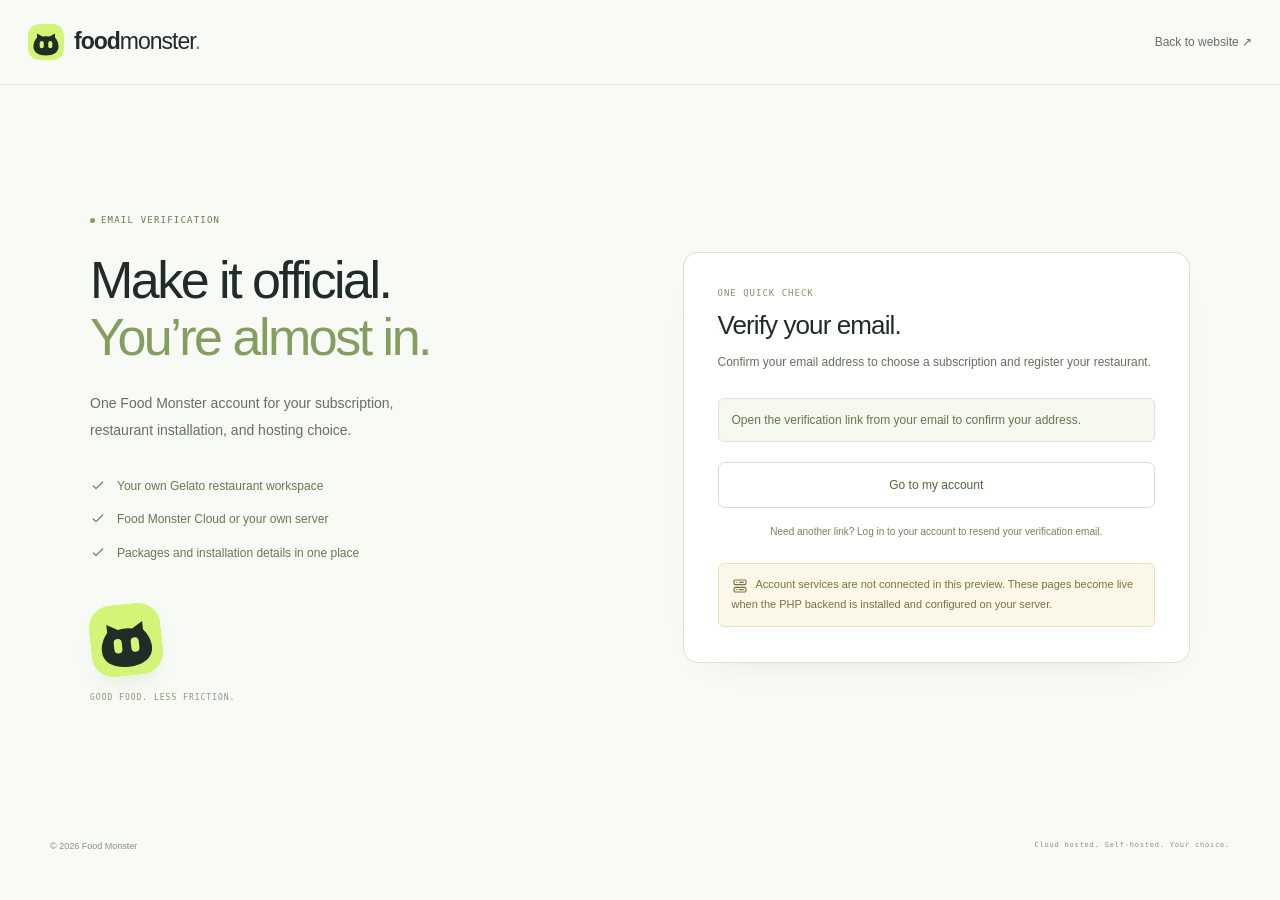
<file: verify-email.html>
<!doctype html>
<html lang="en"><head><meta charset="utf-8"><meta name="referrer" content="no-referrer"><meta name="viewport" content="width=device-width, initial-scale=1"><meta name="theme-color" content="#f8faf6"><meta name="robots" content="noindex,nofollow"><title>Verify your email · Food Monster</title><link rel="icon" href="assets/monster.svg" type="image/svg+xml"><link rel="stylesheet" href="portal.css"><script src="account-ui.js" defer></script></head><body data-page="verify"><a class="skip-link" href="#portal-main">Skip to content</a><div id="portal-app"><header class="portal-header"><a class="brand" href="index.html"><img src="assets/monster.svg" width="36" height="36" alt=""><span>food<span>monster</span><b>.</b></span></a><a class="quiet-link" href="index.html">Back to website ↗</a></header><main class="loading-state" id="portal-main"><span class="loader" aria-hidden="true"></span><p>Opening Food Monster…</p></main></div><div id="portal-toast" class="portal-toast" role="status" aria-live="polite"></div><dialog id="portal-dialog" class="portal-dialog"></dialog><noscript><p class="noscript-note">Please enable JavaScript to use your Food Monster account.</p></noscript></body></html>
</file>
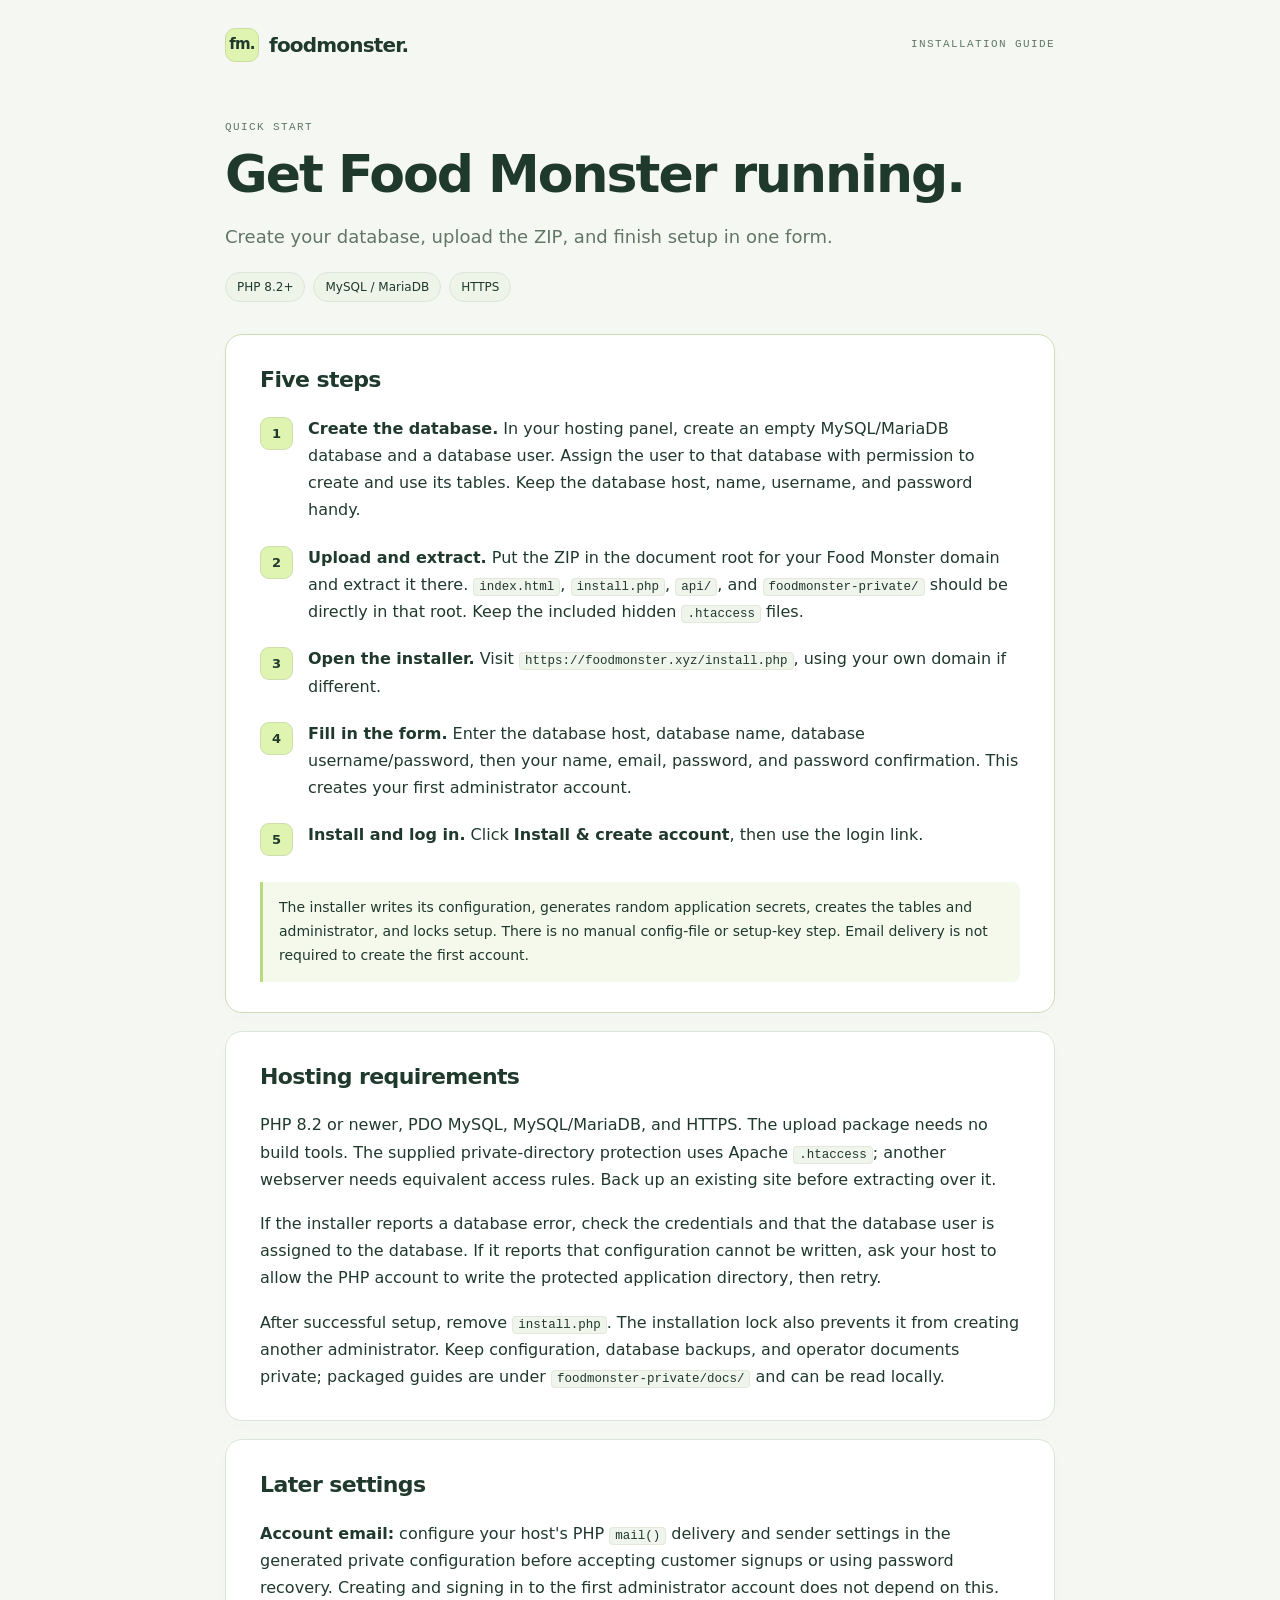
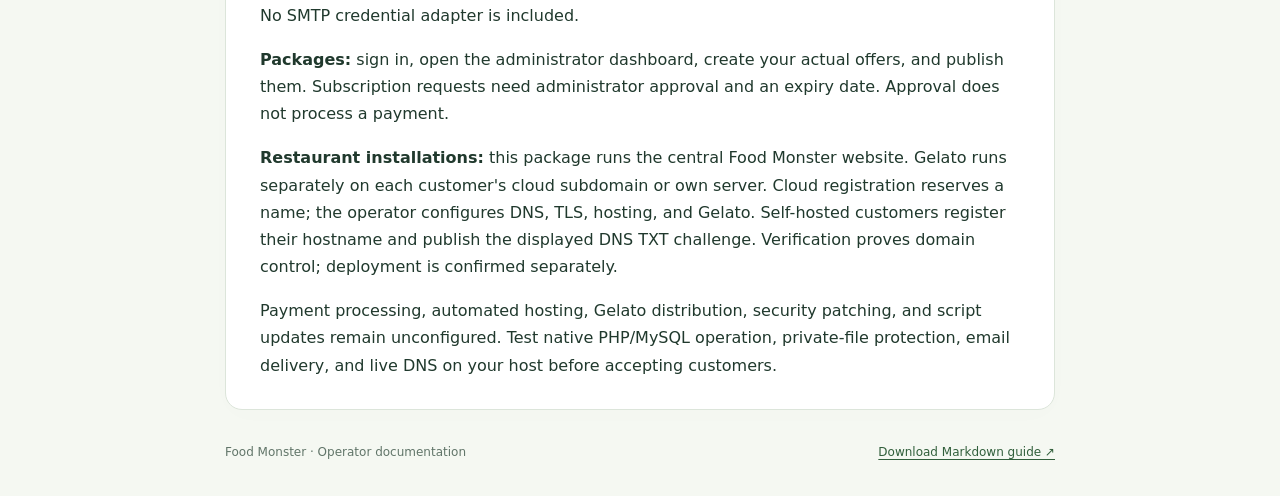
<file: foodmonster-private/docs/INSTALLATION.html>
<!doctype html>
<html lang="en"><head><meta charset="utf-8"><meta name="viewport" content="width=device-width,initial-scale=1"><meta name="robots" content="noindex,nofollow"><title>Install Food Monster · Quick start</title>
<style>
:root{color-scheme:light;--ink:#20392d;--muted:#617569;--line:#dce5da;--page:#f5f8f2;--accent:#dff4b1;font:16px/1.7 system-ui,-apple-system,BlinkMacSystemFont,"Segoe UI",sans-serif;color:var(--ink);background:var(--page)}*{box-sizing:border-box}body{margin:0}.wrap{width:min(100% - 48px,830px);margin:auto}.topbar{display:flex;align-items:center;justify-content:space-between;gap:20px;padding:28px 0}.brand{display:flex;align-items:center;gap:10px;font-size:20px;font-weight:750;letter-spacing:-.8px}.mark{display:grid;place-items:center;width:34px;height:34px;background:var(--accent);border:1px solid #cddd9f;border-radius:10px;font-size:15px;font-weight:800}.eyebrow{font:11px/1.4 ui-monospace,SFMono-Regular,Consolas,monospace;text-transform:uppercase;letter-spacing:1.4px;color:var(--muted)}header{padding:30px 0 32px}h1{font-size:clamp(36px,6vw,52px);line-height:1.12;letter-spacing:-2px;margin:10px 0 18px}header p{font-size:18px;max-width:660px;color:var(--muted);margin:0}.chips{display:flex;gap:8px;flex-wrap:wrap;margin:20px 0 0}.chips span{font-size:12px;line-height:1.5;padding:5px 11px;border:1px solid var(--line);border-radius:99px;background:#eef4e8}.card{background:white;border:1px solid var(--line);border-radius:17px;padding:30px 34px;margin-bottom:18px;box-shadow:0 5px 28px #23452c03}.card.primary{border-color:#cbdcb7}h2{font-size:22px;line-height:1.35;letter-spacing:-.6px;margin:0 0 20px}p{margin:0 0 17px}p:last-child{margin-bottom:0}strong{font-weight:650}code{font:12.5px/1.7 ui-monospace,SFMono-Regular,Consolas,monospace;border:1px solid #e2e9dc;border-radius:4px;background:#f0f5eb;padding:1px 5px;overflow-wrap:anywhere}.steps{list-style:none;padding:0;margin:0 0 26px;counter-reset:step;display:grid;gap:20px}.steps li{counter-increment:step;display:grid;grid-template-columns:34px minmax(0,1fr);gap:14px;align-items:start}.steps li:before{content:counter(step);display:grid;place-items:center;width:31px;height:31px;border:1px solid #cdddac;border-radius:9px;background:var(--accent);font:650 13px/1 system-ui;margin-top:2px}.primary>p{background:#f4f9ec;border-left:3px solid #b8d881;border-radius:0 8px 8px 0;padding:14px 16px;font-size:14px}footer{display:flex;justify-content:space-between;gap:16px;color:var(--muted);font-size:12px;padding:14px 0 34px}a{color:#315f3b;text-underline-offset:3px}a:focus-visible{outline:3px solid #8ca650;outline-offset:3px}.skip{position:absolute;left:-9999px}.skip:focus{left:16px;top:16px;padding:8px 12px;background:white;z-index:1}
@media(max-width:560px){.wrap{width:min(100% - 32px,830px)}.card{padding:24px 20px}header{padding-top:16px}.topbar{padding:22px 0}.topbar>.eyebrow{font-size:9px}h1{letter-spacing:-1.6px}.steps{gap:18px}.steps li{gap:11px;grid-template-columns:31px minmax(0,1fr)}footer{flex-direction:column;gap:5px}}
@media print{body{background:white;font-size:10pt}.wrap{width:100%}.topbar{padding:0 0 12px}header{padding:10px 0 22px}h1{font-size:30pt}.card{box-shadow:none;padding:18px 20px;break-inside:avoid}.skip{display:none}h2{break-after:avoid;font-size:16pt}.chips span{background:white}a{color:inherit}}
</style></head><body><a class="skip" href="#guide">Skip to setup steps</a><div class="wrap"><div class="topbar"><div class="brand"><span class="mark" aria-hidden="true">fm.</span>foodmonster.</div><span class="eyebrow">Installation guide</span></div><header><div class="eyebrow">Quick start</div><h1>Get Food Monster running.</h1><p>Create your database, upload the ZIP, and finish setup in one form.</p><div class="chips"><span>PHP 8.2+</span><span>MySQL / MariaDB</span><span>HTTPS</span></div></header><main id="guide"><section class="card primary"><h2>Five steps</h2><ol class="steps">
<li><div><strong>Create the database.</strong> In your hosting panel, create an empty MySQL/MariaDB database and a database user. Assign the user to that database with permission to create and use its tables. Keep the database host, name, username, and password handy.</div></li>
<li><div><strong>Upload and extract.</strong> Put the ZIP in the document root for your Food Monster domain and extract it there. <code>index.html</code>, <code>install.php</code>, <code>api/</code>, and <code>foodmonster-private/</code> should be directly in that root. Keep the included hidden <code>.htaccess</code> files.</div></li>
<li><div><strong>Open the installer.</strong> Visit <code>https://foodmonster.xyz/install.php</code>, using your own domain if different.</div></li>
<li><div><strong>Fill in the form.</strong> Enter the database host, database name, database username/password, then your name, email, password, and password confirmation. This creates your first administrator account.</div></li>
<li><div><strong>Install and log in.</strong> Click <strong>Install &amp; create account</strong>, then use the login link.</div></li>
</ol>
<p>The installer writes its configuration, generates random application secrets, creates the tables and administrator, and locks setup. There is no manual config-file or setup-key step. Email delivery is not required to create the first account.</p></section>
<section class="card"><h2>Hosting requirements</h2><p>PHP 8.2 or newer, PDO MySQL, MySQL/MariaDB, and HTTPS. The upload package needs no build tools. The supplied private-directory protection uses Apache <code>.htaccess</code>; another webserver needs equivalent access rules. Back up an existing site before extracting over it.</p>
<p>If the installer reports a database error, check the credentials and that the database user is assigned to the database. If it reports that configuration cannot be written, ask your host to allow the PHP account to write the protected application directory, then retry.</p>
<p>After successful setup, remove <code>install.php</code>. The installation lock also prevents it from creating another administrator. Keep configuration, database backups, and operator documents private; packaged guides are under <code>foodmonster-private/docs/</code> and can be read locally.</p></section>
<section class="card"><h2>Later settings</h2><p><strong>Account email:</strong> configure your host&#x27;s PHP <code>mail()</code> delivery and sender settings in the generated private configuration before accepting customer signups or using password recovery. Creating and signing in to the first administrator account does not depend on this. No SMTP credential adapter is included.</p>
<p><strong>Packages:</strong> sign in, open the administrator dashboard, create your actual offers, and publish them. Subscription requests need administrator approval and an expiry date. Approval does not process a payment.</p>
<p><strong>Restaurant installations:</strong> this package runs the central Food Monster website. Gelato runs separately on each customer&#x27;s cloud subdomain or own server. Cloud registration reserves a name; the operator configures DNS, TLS, hosting, and Gelato. Self-hosted customers register their hostname and publish the displayed DNS TXT challenge. Verification proves domain control; deployment is confirmed separately.</p>
<p>Payment processing, automated hosting, Gelato distribution, security patching, and script updates remain unconfigured. Test native PHP/MySQL operation, private-file protection, email delivery, and live DNS on your host before accepting customers.</p></section></main><footer><span>Food Monster · Operator documentation</span><a href="INSTALLATION.md" download>Download Markdown guide ↗</a></footer></div></body></html>
</file>
<file: styles.css>
@charset "UTF-8";
:root{--bg:#f8faf6;--white:#fff;--ink:#202c25;--muted:#687168;--line:#dfe5da;--lime:#d2f578;--lime-deep:#426326;--mint:#eef3e9;--radius:16px;--font:Arial,Helvetica,sans-serif;--mono:"SFMono-Regular",Consolas,"Liberation Mono",monospace}
*{box-sizing:border-box}html{scroll-behavior:smooth;scroll-padding-top:100px}body{margin:0;background:var(--bg);color:var(--ink);font-family:var(--font);font-size:15px;line-height:1.5;-webkit-font-smoothing:antialiased}button,input{font:inherit}a{color:inherit;text-decoration:none}button{color:inherit;cursor:pointer}button:disabled{cursor:default}button,a{-webkit-tap-highlight-color:transparent}button{border:0}img,svg{display:block}img{max-width:100%}button,summary,a{touch-action:manipulation}::selection{background:var(--lime);color:var(--ink)}:focus-visible{outline:3px solid #72963d;outline-offset:5px;border-radius:4px}h1,h2,h3,p{margin:0}h1,h2,h3{font-weight:500}h2{font-size:48px;line-height:1.08;letter-spacing:-2.1px}h3{font-size:22px;line-height:1.25;letter-spacing:-.6px}.container{width:calc(100% - 112px);max-width:1280px;margin-inline:auto}.section-pad{padding-block:112px}.icon{width:22px;height:22px;fill:none;stroke:currentColor;stroke-width:1.6;stroke-linecap:round;stroke-linejoin:round;flex-shrink:0}.icon-definitions{position:absolute;width:0;height:0;overflow:hidden}.skip-link{position:fixed;top:-60px;left:16px;background:var(--ink);color:white;padding:12px 20px;z-index:100}.skip-link:focus{top:8px}.button{display:inline-flex;align-items:center;justify-content:center;gap:18px;min-height:51px;padding:14px 22px;border-radius:7px;font-weight:500;font-size:14px;line-height:1.2;transition:background .2s,transform .2s}.button:hover{transform:translateY(-2px)}.button-dark{background:var(--ink);color:white}.button-dark:hover{background:#364a37}.button .icon{width:18px;height:18px}.eyebrow{font-family:var(--mono);font-size:10px;font-weight:400;line-height:1.6;letter-spacing:1.2px;display:flex;align-items:center;gap:9px}.status-dot{display:inline-block;width:6px;height:6px;border-radius:50%;background:#698d3c;flex:none}.section-eyebrow{color:#5b6a51;margin-bottom:22px}.text-button{display:inline-flex;align-items:center;gap:9px;font-size:13px;font-weight:500}.text-button:hover .play-icon{background:#e3ebdc}.play-icon{border:1px solid #d7dfd0;width:29px;height:29px;border-radius:50%;display:grid;place-items:center;transition:background .2s}.play-icon .icon{width:13px;height:13px;stroke-width:1.5;margin-left:1px}.small-label{font-family:var(--mono);font-size:8px;letter-spacing:.8px;color:#697664}.sample-badge{font-family:var(--mono);font-size:7px;letter-spacing:.6px;color:#707b6a;padding:4px 6px;border:1px solid #e2e8dc;border-radius:3px}
/* Navigation */
.site-header{position:sticky;top:0;z-index:30;background:rgba(248,250,246,.94);backdrop-filter:blur(14px);border-bottom:1px solid rgba(220,227,214,.7)}.header-inner{height:88px;display:flex;align-items:center;justify-content:space-between;gap:30px}.brand{display:inline-flex;align-items:center;gap:11px;font-size:23px;font-weight:700;letter-spacing:-1px;white-space:nowrap}.brand-light{font-weight:400}.brand-period{color:#70923f}.brand img{border-radius:12px}.desktop-nav{display:flex;gap:32px;align-items:center;margin-left:16px}.desktop-nav a{font-size:12px;color:#5a6459;position:relative;padding-block:8px}.desktop-nav a:hover{color:var(--ink)}.desktop-nav a:after{content:"";position:absolute;left:0;right:0;bottom:2px;height:1px;background:var(--ink);transform:scaleX(0);transform-origin:left;transition:transform .2s}.desktop-nav a:hover:after{transform:scaleX(1)}.button-header{min-height:40px;padding:11px 16px;background:transparent;border:1px solid #cbd5c2;border-radius:5px;font-size:11px;gap:25px}.button-header:hover{background:#eef3e7}.button-header .icon{width:15px;height:15px}.menu-toggle{display:none;background:none;width:44px;height:44px;flex-direction:column;gap:6px;align-items:center;justify-content:center}.menu-toggle span{display:block;width:20px;height:1.5px;background:var(--ink);transition:transform .2s}.menu-toggle[aria-expanded="true"] span:first-child{transform:translateY(3.75px) rotate(45deg)}.menu-toggle[aria-expanded="true"] span:last-child{transform:translateY(-3.75px) rotate(-45deg)}.mobile-nav[hidden]{display:none}.mobile-nav{background:var(--bg);border-top:1px solid var(--line);padding:14px 24px 20px;display:flex;flex-direction:column;gap:0}.mobile-nav a{padding:14px 4px;border-bottom:1px solid var(--line);font-size:14px}.mobile-nav a:last-child{border:0;color:#4b622c;display:flex;justify-content:space-between}
/* Hero */
.hero{position:relative;padding-top:88px;padding-bottom:99px;display:grid;grid-template-columns:1.03fr 1fr;gap:34px;align-items:center;min-height:650px}.hero-copy{position:relative;z-index:2;padding-bottom:3px}.hero-copy>.eyebrow{margin-bottom:27px}.hero h1{font-size:clamp(50px,4.6vw,68px);line-height:1.08;letter-spacing:-3.1px;font-weight:500;white-space:nowrap}.hero-highlight{position:relative;display:inline-block;z-index:0}.hero-highlight>svg{position:absolute;bottom:-10px;left:-1px;width:100%;height:16px;z-index:-1;fill:none;stroke:var(--lime);stroke-width:9;stroke-linecap:round}.headline-dot{color:#789b45}.hero-description{font-size:16px;line-height:1.75;max-width:395px;color:#6b7368;margin-top:31px}.hero-actions{display:flex;align-items:center;gap:22px;margin-top:29px}.hero-footnote{display:flex;gap:9px;align-items:center;color:#7b8376;font-size:10px;margin-top:24px;letter-spacing:.1px}.hero-footnote>.icon{width:14px;height:14px;stroke-width:1.5}.hero-visual{position:relative;padding:32px 0 24px 11px;isolation:isolate;min-width:0}.visual-grid{position:absolute;inset:-28px -31px -25px -27px;background-image:linear-gradient(#c6d5b72e 1px,transparent 1px),linear-gradient(90deg,#c6d5b72e 1px,transparent 1px);background-size:31px 31px;z-index:-2;mask-image:radial-gradient(ellipse,black 35%,transparent 73%)}.hero-visual:before{content:"";position:absolute;width:380px;height:380px;border-radius:50%;right:7%;top:7%;background:#e8f0db;filter:blur(42px);opacity:.7;z-index:-1}.visual-cross{position:absolute;color:#a6b498;font-family:var(--mono);font-size:20px;font-weight:300}.cross-one{top:6px;left:38px}.cross-two{right:2px;bottom:22px}.workspace-panel{position:relative;background:var(--white);border:1px solid #d9e2d0;border-radius:13px;box-shadow:0 18px 45px -20px #293c2425,0 4px 12px -7px #283a2520;transform:rotate(-1.5deg);overflow:hidden;margin-left:4px;max-width:501px}.workspace-top{display:flex;justify-content:space-between;align-items:center;border-bottom:1px solid #e8ece3;padding:14px 19px;background:#fcfdfb}.workspace-wordmark{display:flex;gap:8px;align-items:center;font-size:9px;font-weight:600;letter-spacing:1px}.workspace-main{padding:21px 23px 19px}.workspace-greeting{display:flex;align-items:center;justify-content:space-between;margin-bottom:22px}.workspace-greeting h2{font-size:23px;letter-spacing:-.7px;line-height:1.2;margin-top:7px;display:flex;align-items:center;gap:11px}.wave{font-size:25px;color:#678547;font-weight:400}.workspace-date{text-align:center;font-family:var(--mono);font-size:7px;line-height:1.3;background:#f3f6ef;padding:6px 10px;border:1px solid #e5ebdf;border-radius:7px;color:#73816a}.workspace-date strong{font-size:18px;font-weight:400;color:var(--ink)}.workspace-stats{display:grid;grid-template-columns:1fr 1fr 1fr;gap:12px;border-bottom:1px solid #ecf0e7;padding-bottom:20px}.workspace-stats>div{border-right:1px solid #e6ebe0;padding-right:12px;min-width:0}.workspace-stats>div:last-child{border:0;padding:0}.workspace-stats>div>span{font-size:9px;color:#7c8577;display:block;white-space:nowrap}.workspace-stats strong{font-size:27px;letter-spacing:-1px;font-weight:400;display:flex;align-items:center;gap:5px;line-height:1.5}.workspace-stats strong span{font-size:9px;font-weight:400;letter-spacing:0;color:#84907c}.workspace-stats strong .low-label{color:#997347;font-size:8px;background:#fbf3e6;padding:2px 4px;border-radius:3px}.tiny-progress{height:4px;background:#edf2e7;margin-top:6px;width:94%;border-radius:2px}.tiny-progress span{display:block;width:66%;height:100%;background:#a8cb75;border-radius:2px}.mini-avatars{display:flex;height:16px;align-items:center;margin-top:2px}.mini-avatars span{width:17px;height:17px;border:1px solid white;border-radius:50%;font-size:5px;font-weight:600;background:#dde5d4;display:grid;place-items:center;margin-right:-4px}.mini-avatars span:nth-child(2){background:#e9dbc9}.mini-avatars span:nth-child(3){background:#e2dfee}.mini-avatars b{font-size:7px;font-weight:400;margin-left:8px;color:#77836c}.stock-dots{display:flex;gap:4px;margin-top:9px}.stock-dots i{height:4px;background:#eaf0e3;flex:1;border-radius:2px}.stock-dots i:nth-child(-n+2){background:#cca574}.preview-conversation{padding-top:19px;display:flex;flex-direction:column;gap:16px}.preview-user-message{align-self:flex-end;font-size:10px;border:1px solid #e3e9db;padding:8px 11px;border-radius:8px 8px 2px 8px;background:#f4f7f0}.preview-agent-response{display:flex;align-items:flex-start;gap:10px}.preview-agent-response img{border-radius:9px;flex:none}.preview-agent-response strong{font-size:11px;font-weight:500;display:block;margin-top:1px}.preview-agent-response p{font-size:10px;line-height:1.7;color:#7d8576;max-width:310px;margin-top:4px}.preview-checklist{margin:13px 0 14px 40px;border:1px solid #e7ecdf;border-radius:7px;overflow:hidden}.preview-checklist>div{display:flex;align-items:center;gap:9px;padding:9px 11px;font-size:9px}.preview-checklist>div:first-child{border-bottom:1px solid #ecf0e6}.preview-check{width:13px;height:13px;border:1px solid #cdd7c2;border-radius:4px;flex:none}.preview-check.done{background:#dff1c8;border-color:#dff1c8;display:grid;place-items:center;color:#5a793d}.preview-check>.icon{width:10px;height:10px;stroke-width:2}.task-tag{margin-left:auto;font-size:7px;background:#f2f4ee;padding:2px 5px;border-radius:3px;color:#7c8774}.done-tag{color:#688946;background:#edf7df}.preview-input{display:flex;align-items:center;justify-content:space-between;border:1px solid #dce5d3;border-radius:6px;padding:8px 9px 8px 12px;font-size:9px;color:#8d9784;transition:background .2s}.preview-input:hover{background:#f6faee}.input-arrow{width:23px;height:23px;border-radius:4px;background:var(--lime);display:grid;place-items:center;color:#4d6336}.input-arrow .icon{width:14px;height:14px}.floating-local{position:absolute;display:flex;gap:11px;align-items:center;bottom:4px;left:-20px;background:#fff;border:1px solid #dde7d2;border-radius:9px;padding:12px 15px;box-shadow:0 8px 25px #24301c09;transform:rotate(1deg)}.floating-icon{display:grid;place-items:center;width:35px;height:35px;border:1px solid #dae4cd;border-radius:9px;background:#f5f8ee;color:#5c7444}.floating-icon .icon{width:18px;height:18px}.floating-local strong{display:block;font-size:10px;letter-spacing:.1px;font-weight:500}.floating-local div>span{display:block;font-size:8px;color:#7d8874;margin-top:3px}.floating-local>.status-dot{margin-left:9px;width:5px;height:5px}.visual-caption{position:absolute;bottom:-33px;right:2px;font-family:var(--mono);font-size:7px;color:#8d9881;letter-spacing:1px;display:flex;align-items:center;gap:9px}.visual-caption span{width:22px;height:1px;background:#adb99e}
/* Platform */
.capabilities-strip{display:flex;align-items:center;justify-content:space-between;border-top:1px solid var(--line);border-bottom:1px solid var(--line);padding-block:28px;gap:20px}.strip-intro{font-family:var(--mono);font-size:8px;letter-spacing:1px;line-height:1.6;color:#7d8875}.capabilities-strip>div{font-size:12px;font-weight:400;display:flex;align-items:center;gap:11px;color:#56614f}.capabilities-strip .icon{width:20px;height:20px;stroke-width:1.4;color:#7c8a6c}.section-heading{display:flex;align-items:flex-end;justify-content:space-between;gap:32px;margin-bottom:42px}.section-heading>p{color:var(--muted);font-size:14px;line-height:1.8;margin-bottom:4px;max-width:350px}.platform-grid{display:grid;grid-template-columns:repeat(3,1fr);gap:20px}.feature-card{border:1px solid var(--line);background:#fcfdf9;border-radius:12px;padding:25px 24px 19px;display:flex;flex-direction:column;overflow:hidden;transition:border-color .2s,transform .2s}.feature-card:hover{border-color:#bfcfac;transform:translateY(-3px)}.feature-heading{display:flex;justify-content:space-between;align-items:center;margin-bottom:21px}.feature-icon{width:36px;height:36px;border-radius:8px;background:#edf2e5;display:grid;place-items:center;color:#6a7e53}.feature-icon .icon{width:19px;height:19px;stroke-width:1.5}.feature-index{font-family:var(--mono);font-size:10px;color:#a2ac97}.feature-card h3{font-size:20px;letter-spacing:-.6px;margin-bottom:11px}.feature-card>p{font-size:12px;line-height:1.8;color:#77816e;min-height:64px;max-width:302px}.mini-prep,.mini-inventory,.mini-team{margin-top:26px;height:158px;padding:10px 12px;background:#fff;border:1px solid #e6ebdd;border-radius:8px;box-shadow:0 4px 12px #37422603}.mini-prep>div{display:flex;align-items:center;gap:9px;padding-block:9px;font-size:9px;white-space:nowrap}.mini-prep>div>span:nth-child(3){margin-left:auto;font-size:8px;color:#909986}.mini-check{width:13px;height:13px;border:1px solid #d6decb;border-radius:3px;display:grid;place-items:center;font-size:9px;flex:none}.mini-check.complete{background:#ebf4df;color:#6e9252;border-color:#dceacb}.mini-prep>div.mini-prep-footer{border-top:1px solid #e9ede3;margin-top:8px;padding-top:10px;justify-content:space-between;font-size:7px;letter-spacing:.2px;color:#96a088}.mini-prep-footer>span:last-child{display:flex;align-items:center;gap:6px;letter-spacing:0;color:#849476}.mini-prep-footer i{display:block;width:5px;height:5px;background:#a5c16e;border-radius:50%}.mini-inventory{padding:17px 15px}.mini-stock-top{display:flex;align-items:center;gap:9px}.ingredient-icon{width:29px;height:29px;background:#f3f0e5;border-radius:7px;display:grid;place-items:center;font-family:Georgia,serif;font-size:17px;color:#998660}.mini-stock-top strong{font-size:9px;font-weight:500;display:block}.mini-stock-top div>span{font-size:7px;color:#96a08c;display:block;margin-top:2px}.stock-low{font-size:7px;color:#9a7a45;background:#f9f1df;padding:3px 5px;border-radius:3px;margin-left:auto;white-space:nowrap}.stock-bar{position:relative;background:#f1f4eb;height:5px;border-radius:2px;margin-top:17px}.stock-bar>span{display:block;width:32%;height:100%;background:#d8bb81;border-radius:2px}.stock-bar>i{position:absolute;left:80%;top:-3px;height:11px;width:1px;background:#c2cfb4}.stock-legend{display:flex;justify-content:space-between;font-size:8px;color:#8b9581;margin-top:8px}.stock-legend strong{font-weight:500;color:#5d6d4c}.need-more{display:flex;align-items:center;justify-content:center;gap:6px;border:1px dashed #d7e2c9;border-radius:4px;padding:6px;font-size:8px;color:#748760;margin-top:13px}.need-more .icon{width:11px;height:11px}.mini-team{padding:6px 13px}.mini-team>div{display:flex;align-items:center;gap:10px;padding:9px 0;border-bottom:1px solid #edf0e7}.mini-team>div:last-child{border:0}.team-avatar{width:27px;height:27px;border-radius:50%;display:grid;place-items:center;font-size:8px;flex:none;letter-spacing:.3px}.avatar-green{background:#e6eeda;color:#64804d}.avatar-peach{background:#f0e4d4;color:#977751}.avatar-purple{background:#e7e3ef;color:#85759c}.mini-team strong{font-size:10px;font-weight:500;display:block}.mini-team div>div>span{font-size:8px;color:#919b86;display:block}.team-time{margin-left:auto;font-family:var(--mono);font-size:7px;color:#7b886d;white-space:nowrap}.feature-link{margin-top:24px;background:none;padding:3px 0;display:flex;align-items:center;justify-content:space-between;font-size:11px;text-align:left}.feature-link .icon{width:16px;height:16px;transition:transform .2s}.feature-link:hover .icon{transform:translateX(4px)}.sample-note{font-size:9px;text-align:right;color:#929c88;margin-top:12px}
/* Interactive demonstration */
.demo-section{background:#eef2e9;border-block:1px solid #e6ebdf;padding-block:96px;position:relative}.demo-layout{display:grid;grid-template-columns:1fr 1.03fr;gap:96px;align-items:center}.demo-copy>p:not(.demo-disclosure){font-size:14px;line-height:1.8;color:#78816f;max-width:345px;margin-top:21px}.demo-prompts{display:flex;flex-direction:column;gap:9px;margin-top:29px;max-width:367px}.demo-prompt{display:flex;align-items:center;gap:12px;background:transparent;border:1px solid transparent;min-height:53px;border-radius:6px;padding:12px 15px;text-align:left;font-size:12px;color:#7c8673;transition:background .2s,color .2s,border-color .2s}.demo-prompt>.icon:first-child{width:18px;height:18px;stroke-width:1.5}.demo-prompt.active{color:var(--ink);background:#fafcf7;border-color:#d7e0cd;box-shadow:0 2px 3px #37432903}.demo-prompt:hover{background:#f6f9f0;color:var(--ink)}.prompt-arrow{width:16px;height:16px;margin-left:auto;opacity:0}.demo-prompt.active .prompt-arrow{opacity:1}.demo-disclosure{display:flex;align-items:center;gap:7px;font-size:9px;color:#8a9580;margin-top:21px}.demo-disclosure .status-dot{width:4px;height:4px;background:#8d9e78}.demo-window{background:white;border:1px solid #d5dfc9;border-radius:13px;box-shadow:0 16px 35px -25px #2c432035;overflow:hidden;min-height:462px;display:flex;flex-direction:column}.demo-window-header{display:flex;justify-content:space-between;align-items:center;padding:19px 23px;border-bottom:1px solid #e8ece1;background:#fdfefb}.demo-agent-brand{display:flex;align-items:center;gap:11px}.demo-agent-brand strong{font-size:13px;font-weight:500;display:block}.demo-agent-brand span{font-size:9px;color:#8b9580;display:block;margin-top:2px}.icon-button{width:34px;height:34px;display:grid;place-items:center;border:1px solid #e2e9d9;background:#fff;border-radius:7px;color:#89977b;transition:background .2s}.icon-button:hover{background:#f2f7e9}.icon-button .icon{width:15px;height:15px}.demo-window-body{padding:25px 24px 22px;flex:1;display:flex;flex-direction:column;min-height:338px}.demo-conversation{display:flex;flex-direction:column;gap:22px}.demo-question{align-self:flex-end;font-size:11px;background:#edf3e5;color:#50623e;padding:11px 14px;border-radius:9px 9px 2px 9px;max-width:90%}.demo-answer{display:flex;align-items:flex-start;gap:10px}.demo-answer>img{width:26px;height:26px;flex:none;border-radius:8px;margin-top:2px}.demo-answer-content{min-width:0;flex:1}.demo-answer-title{font-size:12px;font-weight:500;line-height:1.6}.demo-answer-subtitle{font-size:10px;color:#839074;line-height:1.7;margin-top:5px}.demo-result{margin-top:15px;border:1px solid #e1e7d9;border-radius:7px;overflow:hidden}.demo-task{width:100%;display:flex;gap:10px;align-items:center;padding:13px 12px;border-bottom:1px solid #edf0e6;background:#fff;text-align:left;transition:background .15s}.demo-task:last-child{border:0}.demo-task:hover{background:#f7faf1}.demo-task .check-box{width:16px;height:16px;border:1px solid #ccd7be;border-radius:4px;flex:none;display:grid;place-items:center}.demo-task .check-box .icon{display:none;width:12px;height:12px;stroke-width:2.2}.demo-task[aria-pressed="true"] .check-box{background:#dcedbd;border-color:#dcedbd;color:#5d7c3f}.demo-task[aria-pressed="true"] .check-box .icon{display:block}.demo-task[aria-pressed="true"] .demo-task-title{color:#9ba68e;text-decoration:line-through}.demo-task-title{font-size:10px;display:block}.demo-task-meta{font-size:8px;color:#98a28d;display:block;margin-top:2px}.demo-task-quantity{font-family:var(--mono);font-size:8px;color:#8b997b;margin-left:auto;white-space:nowrap}.demo-progress-row{display:flex;align-items:center;justify-content:space-between;font-size:9px;margin-top:13px;color:#879679}.demo-progress-bar{width:70px;height:4px;background:#edf2e6;border-radius:2px;overflow:hidden}.demo-progress-bar>span{height:100%;background:#a7c972;display:block;transition:width .3s}.demo-window-footer{display:flex;justify-content:space-between;align-items:center;padding:13px 21px;border-top:1px solid #e8ecdf;background:#fcfdf9;color:#a1ac95;font-size:8px;gap:8px}.demo-footer-label{font-family:var(--mono);font-size:7px;letter-spacing:.8px;display:flex;align-items:center;gap:7px}.demo-footer-label .status-dot{width:4px;height:4px}.demo-window-footer>span:last-child{display:flex;align-items:center;gap:6px}.demo-window-footer .icon{width:12px;height:12px}.demo-stock-row{padding:12px;display:flex;align-items:center;gap:10px;border-bottom:1px solid #edf0e6}.demo-stock-row:last-child{border:0}.demo-stock-row>div{flex:1}.demo-stock-row strong{font-size:10px;font-weight:500;display:block}.demo-stock-row small{font-size:8px;color:#98a28b;display:block;margin-top:2px}.demo-stock-row .stock-low{margin-left:0;font-size:7px}.demo-action{background:#ecf5da;border:1px solid #d8e8bc;border-radius:5px;width:100%;margin-top:12px;display:flex;align-items:center;justify-content:center;gap:7px;padding:9px;font-size:10px;color:#637e41;transition:background .2s}.demo-action:hover{background:#e2efc9}.demo-action .icon{width:13px;height:13px}.demo-action.secondary{background:white;border-color:#e0e6d5;color:#7a866a}.draft-heading{background:#f5f8ef;padding:9px 12px;display:flex;justify-content:space-between;align-items:center;font-family:var(--mono);font-size:8px;letter-spacing:.4px;color:#6f8257}.draft-heading>span:last-child{border:1px solid #d8e6c0;background:#edf5dc;color:#698342;padding:2px 4px;border-radius:3px;font-size:7px}.draft-detail{display:flex;justify-content:space-between;gap:12px;font-size:10px;padding:12px}.draft-detail span{color:#8a977a;font-size:8px}.demo-team-row{display:flex;align-items:center;gap:9px;padding:13px 11px;border-bottom:1px solid #edf0e6}.demo-team-row:last-child{border:0}.demo-team-row strong{font-size:10px;font-weight:500;display:block}.demo-team-row small{font-size:8px;color:#98a28d;display:block;margin-top:2px}.demo-team-row .team-time{font-size:8px}.demo-conversation.changing{animation:demo-in .28s ease both}.noscript-message{font-size:13px;line-height:1.7;color:var(--muted)}@keyframes demo-in{from{opacity:.4;transform:translateY(5px)}to{opacity:1;transform:translateY(0)}}
/* How it works */
.how-section{padding-top:108px;padding-bottom:106px}.steps{display:grid;grid-template-columns:repeat(3,1fr);gap:45px;margin-top:46px}.step-number{display:flex;align-items:center;gap:16px;margin-bottom:25px}.step-number>span{font-family:var(--mono);font-size:11px;color:#8d9c7b;background:#f0f4e9;border:1px solid #e0e7d5;border-radius:5px;width:34px;height:34px;display:grid;place-items:center}.step-number>div{height:1px;flex:1;background:#dce5d0;position:relative}.step-number>div:after{content:"";position:absolute;right:0;top:-2px;width:5px;height:5px;background:#dce5d0;border-radius:50%}.steps h3{font-size:22px;margin-bottom:12px}.steps p{font-size:12px;line-height:1.8;color:#7f8974;max-width:300px;min-height:64px}.step-tag{display:flex;align-items:center;gap:7px;color:#71805e;font-size:9px;margin-top:18px}.step-tag .icon{width:13px;height:13px;stroke-width:1.5}
/* Self-hosted */
.hosting-section{border:1px solid #dfe7d5;background:#f1f5eb;border-radius:15px;display:grid;grid-template-columns:1fr 1fr;gap:36px;padding:56px;position:relative;overflow:hidden}.hosting-copy h2{font-size:47px;line-height:1.1}.hosting-copy h2>span{color:#83976b}.hosting-copy>p:not(.hosting-note){font-size:12px;color:#7e8b72;line-height:1.85;margin-top:23px;max-width:348px}.hosting-points{display:flex;flex-direction:column;gap:13px;margin-top:27px;font-size:10px;color:#61744b}.hosting-points>div{display:flex;align-items:center;gap:10px}.hosting-points .icon{width:15px;height:15px;stroke-width:1.4}.hosting-note{font-size:9px;line-height:1.7;max-width:350px;color:#849077;margin-top:24px}.hosting-visual{position:relative;display:flex;flex-direction:column;align-items:center;justify-content:center;isolation:isolate}.hosting-grid{position:absolute;inset:-10px -35px;background-image:radial-gradient(#a6b78d50 1px,transparent 1px);background-size:13px 13px;mask-image:radial-gradient(ellipse,black 30%,transparent 71%);z-index:-1}.server-boundary{width:100%;max-width:340px;position:relative;border:1px dashed #becfaa;border-radius:16px;padding:33px 23px 22px;background:#f6f9f04d;display:flex;align-items:center;flex-direction:column}.boundary-label{position:absolute;top:-11px;background:#f1f5eb;display:flex;align-items:center;gap:8px;font-family:var(--mono);font-size:8px;letter-spacing:1px;color:#7c9063;padding-inline:13px}.boundary-label .icon{width:12px;height:12px}.server-unit{width:224px;border:1px solid #d5dfc7;border-radius:12px;background:#fff;box-shadow:0 7px 17px #4e61350b;padding:22px 22px 16px;text-align:center}.server-logo{display:flex;justify-content:center;margin-bottom:14px}.server-logo img{border-radius:20px}.server-unit>strong{display:block;font-size:15px;font-weight:500;letter-spacing:-.3px}.server-unit>span{font-size:8px;display:block;color:#94a283;margin-top:3px}.server-slots{margin-top:19px}.server-slots>div{display:flex;align-items:center;gap:9px;background:#f5f8ee;border:1px solid #e6ecdd;height:21px;border-radius:4px;margin-top:6px;padding-inline:9px}.server-slots i{height:3px;width:3px;border-radius:50%;background:#89ac58}.server-slots span{height:2px;width:36px;background:#d1ddc1}.server-slots b{height:4px;width:20px;margin-left:auto;background:repeating-linear-gradient(90deg,#d3ddc6,#d3ddc6 2px,transparent 2px,transparent 4px)}.connection-line{width:1px;height:24px;background:#bdcfa7}.team-devices{display:flex;gap:8px;justify-content:center;width:100%}.team-devices>span{font-size:8px;display:flex;align-items:center;gap:6px;background:#f9fbf4;border:1px solid #dce6cf;border-radius:5px;padding:8px 11px;white-space:nowrap;color:#7b8c66}.team-devices .icon{width:12px;height:12px}.provider-connector{height:35px;display:flex;align-items:center;flex-direction:column}.provider-connector>span{height:24px;width:1px;border-left:1px dashed #b7c7a1}.provider-connector .icon{width:12px;height:12px;stroke:#9bad82;margin-top:-3px}.provider-node{display:flex;align-items:center;justify-content:center;gap:10px;padding:12px 14px;border:1px solid #dce6ce;background:#f9fbf5;border-radius:6px;font-size:9px;color:#74895a}.provider-node .icon{width:13px;height:13px}.provider-tag{font-family:var(--mono);font-size:6px;color:#98a887;letter-spacing:.5px;margin-left:7px}
/* FAQ and footer */
.faq-section{display:grid;grid-template-columns:.85fr 1.2fr;gap:92px}.faq-intro>p{font-size:12px;color:#88927d;margin-top:20px}.faq-list{border-top:1px solid var(--line);margin-top:7px}.faq-list details{border-bottom:1px solid var(--line)}.faq-list summary{cursor:pointer;list-style:none;display:flex;justify-content:space-between;align-items:center;gap:20px;padding:23px 0;font-size:13px;font-weight:400}.faq-list summary::-webkit-details-marker{display:none}.faq-toggle{width:20px;height:20px;display:grid;place-items:center;color:#819171;flex:none}.faq-toggle .icon{width:16px;height:16px;transition:transform .2s}.faq-list details[open] .faq-toggle .icon{transform:rotate(45deg)}.faq-answer{font-size:12px;line-height:1.9;color:#7f8a72;max-width:490px;padding:0 30px 23px 0}.closing-section{position:relative;overflow:hidden;border:1px solid #d8e6bb;background:#e8f2d3;padding:39px 48px 43px;border-radius:13px;isolation:isolate}.closing-monster{display:flex;align-items:center;gap:14px}.closing-monster>img{width:39px;height:39px;border:1px solid #cde4a6;border-radius:11px}.closing-monster>span{font-family:var(--mono);font-size:8px;letter-spacing:1.3px;color:#789359}.closing-content{display:flex;justify-content:space-between;align-items:flex-end;gap:40px;margin-top:25px}.closing-content h2{font-size:43px;line-height:1.1}.closing-content>div{position:relative;z-index:1}.closing-content p{font-size:12px;color:#7c8e66;line-height:1.8;margin-bottom:21px}.closing-content .button{font-size:12px;min-height:47px;gap:33px}.closing-orbit{position:absolute;width:500px;height:500px;border:1px solid #d4e5b7;border-radius:50%;right:-121px;top:-70px;z-index:-1}.closing-orbit:after,.closing-orbit:before{content:"";position:absolute;inset:32px;border:1px solid #d4e5b7;border-radius:50%}.closing-orbit:after{inset:64px}.site-footer{padding-top:57px;padding-bottom:25px}.footer-main{display:flex;align-items:center;gap:30px;padding-bottom:32px}.footer-main .brand{font-size:19px;gap:9px}.footer-main>span{font-size:10px;color:#8c9681}.footer-main nav{display:flex;align-items:center;gap:25px;margin-left:auto;font-size:10px;color:#7f8c72}.footer-main nav a:hover{color:var(--ink)}.back-top{width:30px;height:30px;border:1px solid #d9e2ce;border-radius:50%;display:grid;place-items:center}.back-top .icon{width:13px;height:13px}.footer-bottom{border-top:1px solid var(--line);padding-top:22px;display:flex;justify-content:space-between;align-items:center;color:#8f9984;font-size:8px}.footer-bottom>span:last-child{font-family:var(--mono);font-size:7px;letter-spacing:1px;display:flex;align-items:center;gap:9px}.footer-spark{font-size:19px;line-height:1;color:#88a65f}.toast{position:fixed;bottom:24px;left:50%;transform:translate(-50%,16px);max-width:calc(100vw - 32px);width:max-content;background:var(--ink);color:#f4f8ee;font-size:12px;padding:13px 20px;border-radius:7px;box-shadow:0 8px 30px #13201920;opacity:0;pointer-events:none;transition:opacity .2s,transform .2s;z-index:50}.toast.show{transform:translate(-50%,0);opacity:1}
/* Tablet and mobile */
@media(min-width:1500px){.hero h1{font-size:72px}.hero{padding-block:109px}.hero-visual{margin-left:15px}.workspace-panel{max-width:540px}.workspace-main{padding:23px 27px}.workspace-stats{padding-bottom:24px}.preview-conversation{padding-top:22px;gap:19px}.preview-checklist>div{padding-block:12px}}
@media(max-width:1180px){.container{width:calc(100% - 72px)}.hero{gap:26px;padding-top:70px;padding-bottom:87px;min-height:602px}.hero h1{font-size:53px;letter-spacing:-2.8px}.hero-description{font-size:14px;max-width:345px}.hero-actions{gap:15px}.hero-actions .button{font-size:12px;padding-inline:17px;gap:13px}.hero-actions .text-button{font-size:11px;gap:7px}.hero-visual{padding-left:0}.floating-local{left:-14px;padding:10px 12px;gap:9px}.floating-local strong{font-size:9px}.floating-local div>span{font-size:7px}.workspace-main{padding:19px 18px 17px}.workspace-stats{gap:8px}.workspace-stats>div{padding-right:8px}.workspace-stats strong{font-size:25px}.workspace-stats strong .low-label{font-size:7px}.hero-visual:before{width:300px;height:300px}.preview-checklist{margin-left:0}.preview-agent-response p{font-size:9px}.visual-caption{font-size:6px;letter-spacing:.8px}.platform-grid{gap:15px}.feature-card{padding:23px 18px 17px}.feature-card h3{font-size:18px}.mini-stock-top{gap:7px}.mini-stock-top strong{font-size:8px}.stock-low{font-size:6px}.mini-inventory{padding-inline:12px}.demo-layout{gap:55px}.section-pad{padding-block:90px}.demo-section{padding-block:80px}.hosting-section{padding:43px}.faq-section{gap:60px}.footer-main>span{display:none}}
@media(max-width:960px){.container{width:calc(100% - 56px)}.header-inner{height:76px}.brand{font-size:21px}.brand>img{width:33px;height:33px}.desktop-nav{gap:21px;margin:0}.desktop-nav a{font-size:11px}.button-header{font-size:10px;padding-inline:12px;gap:12px}.hero{padding-top:56px;gap:20px;min-height:560px}.hero h1{font-size:46px;letter-spacing:-2.5px}.hero-copy>.eyebrow{font-size:8px;letter-spacing:.8px;margin-bottom:23px}.hero-description{font-size:13px;margin-top:27px}.hero-actions{align-items:flex-start;flex-direction:column;gap:16px;margin-top:23px}.hero-actions .button{font-size:12px;min-height:46px}.hero-actions .text-button{font-size:11px}.hero-footnote{font-size:9px;margin-top:20px}.workspace-main{padding:17px 14px}.workspace-top{padding:11px 13px}.workspace-wordmark{font-size:8px;gap:6px;letter-spacing:.5px}.workspace-wordmark img{width:19px;height:19px}.sample-badge{font-size:6px;padding-inline:4px;letter-spacing:.3px}.workspace-greeting{margin-bottom:16px}.workspace-greeting h2{font-size:20px}.small-label{font-size:6px;letter-spacing:.5px}.workspace-stats>div>span{font-size:8px}.workspace-stats strong{font-size:23px;gap:4px}.workspace-stats strong span{font-size:8px}.workspace-stats strong .low-label{font-size:6px;padding-inline:3px}.workspace-stats{gap:6px;padding-bottom:16px}.workspace-stats>div{padding-right:6px}.floating-local{left:-24px}.floating-icon{width:30px;height:30px}.preview-user-message{font-size:8px;padding:8px}.preview-agent-response{gap:8px}.preview-agent-response strong{font-size:9px}.preview-agent-response img{width:24px;height:24px;border-radius:7px}.preview-agent-response p{font-size:8px}.preview-checklist>div{font-size:8px;padding:8px 10px}.preview-input{font-size:8px}.visual-caption{font-size:5px;letter-spacing:.6px}.capabilities-strip{padding-block:24px;gap:15px}.capabilities-strip>div{font-size:10px;gap:8px}.capabilities-strip .icon{width:17px;height:17px}.strip-intro{font-size:6px;letter-spacing:.7px}h2{font-size:40px;letter-spacing:-1.7px}.section-heading>p{font-size:12px}.section-eyebrow{font-size:9px}.platform-grid{grid-template-columns:1fr;gap:14px}.feature-card{display:grid;grid-template-columns:1fr 1fr;column-gap:27px;padding:23px}.feature-heading{grid-column:1;margin-bottom:16px}.feature-card h3{grid-column:1;font-size:21px}.feature-card>p{grid-column:1;font-size:12px;min-height:auto}.mini-prep,.mini-inventory,.mini-team{grid-column:2;grid-row:1/span 4;margin-block:12px 0;align-self:center}.feature-link{grid-column:1;max-width:200px;margin-top:17px}.feature-index{display:none}.mini-prep>div{font-size:10px}.mini-stock-top strong{font-size:10px}.mini-stock-top div>span{font-size:8px}.stock-low{font-size:8px}.mini-inventory{padding-inline:17px}.mini-team strong{font-size:11px}.team-time{font-size:8px}.demo-layout{gap:35px;grid-template-columns:.9fr 1.1fr}.demo-copy h2{font-size:38px}.demo-copy>p:not(.demo-disclosure){font-size:12px}.demo-prompt{font-size:10px;gap:9px;padding-inline:10px}.demo-prompt>.icon:first-child{width:15px;height:15px}.demo-prompt .prompt-arrow{width:13px;height:13px}.demo-window-header{padding:17px}.demo-window-body{padding:20px 17px}.demo-window-footer{padding-inline:16px}.demo-window-footer>span:last-child{font-size:7px;gap:3px}.demo-footer-label{font-size:6px;letter-spacing:.4px}.demo-disclosure{font-size:8px}.demo-answer{gap:8px}.demo-answer>img{width:23px;height:23px;border-radius:7px}.demo-answer-title{font-size:11px}.demo-task{padding:11px 9px;gap:8px}.demo-task-title{font-size:9px}.demo-task-quantity{font-size:7px}.steps{gap:25px}.steps h3{font-size:20px}.steps p{font-size:11px;min-height:60px}.step-tag{font-size:8px}.hosting-section{padding:34px;gap:25px}.hosting-copy h2{font-size:40px}.hosting-copy>p:not(.hosting-note){font-size:11px}.hosting-points{font-size:9px;gap:12px}.hosting-note{font-size:8px}.server-boundary{padding:32px 14px 20px}.server-unit{width:205px}.team-devices{gap:6px}.team-devices>span{font-size:7px;gap:5px;padding:8px}.provider-node{font-size:8px;gap:7px;padding-inline:10px}.provider-tag{font-size:5px;margin-left:4px}.faq-section{grid-template-columns:.8fr 1.2fr;gap:35px}.faq-list summary{font-size:12px}.closing-section{padding:33px 35px}.closing-content h2{font-size:38px}.closing-content{gap:25px}.closing-content p{font-size:11px}}
@media(max-width:720px){html{scroll-padding-top:90px}.container{width:calc(100% - 40px)}.header-inner{height:70px;gap:15px}.brand{font-size:22px;gap:9px}.brand>img{width:34px;height:34px;border-radius:10px}.desktop-nav,.button-header{display:none}.menu-toggle{display:flex;margin-right:-10px}.hero{grid-template-columns:1fr;padding-top:46px;padding-bottom:65px;gap:34px}.hero-copy{padding:0}.hero-copy>.eyebrow{font-size:8px;letter-spacing:1px;margin-bottom:23px}.hero h1{font-size:clamp(42px,9.4vw,65px);line-height:1.08;letter-spacing:-2.7px}.hero-description{font-size:14px;line-height:1.8;max-width:440px;margin-top:29px}.hero-highlight>svg{bottom:-8px;height:13px;stroke-width:8px}.hero-actions{flex-direction:row;align-items:center;gap:20px;margin-top:25px}.hero-actions .button{font-size:12px;padding:14px 17px;gap:18px;min-height:47px}.hero-actions .text-button{font-size:11px;gap:7px}.hero-footnote{font-size:9px;margin-top:20px}.hero-footnote>.icon{width:13px;height:13px}.hero-visual{max-width:480px;width:100%;justify-self:center;padding:18px 8px 25px;margin-top:0}.workspace-panel{max-width:none;margin:0;transform:rotate(-1deg)}.workspace-top{padding:13px 16px}.workspace-wordmark{font-size:8px;gap:7px;letter-spacing:.8px}.workspace-wordmark img{width:21px;height:21px}.sample-badge{font-size:6px;letter-spacing:.5px;padding:4px 6px}.workspace-main{padding:20px 19px}.workspace-greeting{margin-bottom:20px}.small-label{font-size:7px;letter-spacing:.7px}.workspace-greeting h2{font-size:23px}.workspace-stats{padding-bottom:20px;gap:12px}.workspace-stats>div{padding-right:10px}.workspace-stats>div>span{font-size:8px}.workspace-stats strong{font-size:28px;gap:6px}.workspace-stats strong span{font-size:8px}.workspace-stats strong .low-label{font-size:7px;padding:2px 4px}.preview-user-message{font-size:9px;padding:9px 11px}.preview-agent-response{gap:10px}.preview-agent-response img{width:27px;height:27px}.preview-agent-response strong{font-size:11px}.preview-agent-response p{font-size:9px}.preview-checklist{margin-left:37px;margin-block:14px}.preview-checklist>div{font-size:9px;padding:9px 10px}.preview-input{font-size:9px;padding:8px 10px}.floating-local{bottom:4px;left:0;gap:10px;transform:rotate(.5deg);padding:11px 13px}.floating-icon{width:32px;height:32px}.floating-local strong{font-size:9px}.floating-local div>span{font-size:7px}.visual-grid{inset:-15px -8px -15px;background-size:26px 26px}.visual-caption{bottom:-21px;font-size:6px;letter-spacing:.5px;right:4px}.visual-cross{font-size:17px}.cross-one{top:-6px;left:19px}.cross-two{right:0;bottom:10px}.capabilities-strip{display:grid;grid-template-columns:1fr 1fr;gap:23px 15px;padding-block:25px}.strip-intro{display:none}.capabilities-strip>div{font-size:10px;gap:9px}.capabilities-strip .icon{width:17px;height:17px}.section-pad{padding-block:66px}.section-heading{display:block;margin-bottom:30px}.section-heading>p{font-size:12px;line-height:1.8;margin-top:19px}.section-eyebrow{font-size:8px;letter-spacing:1px;margin-bottom:17px}h2{font-size:38px;letter-spacing:-1.7px}.desktop-break{display:none}.platform-grid{gap:15px}.feature-card{display:flex;padding:23px 22px 19px;gap:0;border-radius:11px}.feature-heading{margin-bottom:20px}.feature-index{display:block}.feature-card h3{font-size:22px;margin-bottom:11px}.feature-card>p{font-size:12px;max-width:330px;line-height:1.8}.mini-prep,.mini-inventory,.mini-team{width:100%;height:163px;margin-top:24px;margin-bottom:0;align-self:stretch}.mini-prep{padding:13px 15px}.mini-prep>div{font-size:10px}.mini-prep>div>span:nth-child(3){font-size:9px}.mini-prep>div.mini-prep-footer{font-size:8px;padding-top:11px}.feature-link{width:100%;max-width:none;margin-top:23px;font-size:12px}.mini-inventory{padding:18px}.mini-stock-top strong{font-size:11px}.mini-stock-top div>span{font-size:8px}.ingredient-icon{width:31px;height:31px}.stock-bar{margin-top:17px}.stock-legend{font-size:9px}.need-more{font-size:9px;padding:6px;margin-top:13px}.mini-team{padding:9px 15px}.mini-team>div{padding:9px 0}.mini-team strong{font-size:11px}.mini-team div>div>span{font-size:9px}.mini-team .team-avatar{width:29px;height:29px;font-size:9px}.team-time{font-size:9px}.sample-note{font-size:8px;text-align:left;margin-top:14px}.demo-section{padding-block:62px}.demo-layout{grid-template-columns:1fr;gap:29px}.demo-copy h2{font-size:38px}.demo-copy>p:not(.demo-disclosure){font-size:13px;max-width:345px;margin-top:18px}.demo-prompts{gap:6px;max-width:none;margin-top:23px}.demo-prompt{min-height:48px;font-size:12px;padding:12px 14px;gap:12px}.demo-prompt>.icon:first-child{width:17px;height:17px}.demo-prompt .prompt-arrow{width:15px;height:15px}.demo-disclosure{font-size:8px;margin-top:17px}.demo-window{min-height:443px;border-radius:11px}.demo-window-header{padding:18px 19px}.demo-agent-brand strong{font-size:12px}.demo-agent-brand span{font-size:9px}.demo-window-body{padding:22px 18px 23px;min-height:320px}.demo-question{font-size:10px;padding:10px 12px}.demo-answer{gap:9px}.demo-answer>img{width:26px;height:26px}.demo-answer-title{font-size:11px}.demo-answer-subtitle{font-size:9px;line-height:1.8}.demo-task{padding:13px 10px;gap:9px}.demo-task-title{font-size:10px}.demo-task-meta{font-size:8px}.demo-task-quantity{font-size:8px}.demo-window-footer{padding:13px 17px}.demo-footer-label{font-size:6px;letter-spacing:.6px}.demo-window-footer>span:last-child{font-size:7px;gap:4px}.demo-team-row{padding-block:14px}.steps{grid-template-columns:1fr;gap:33px;margin-top:32px}.step-number{margin-bottom:18px}.step-number>div{max-width:none}.steps h3{font-size:22px;margin-bottom:11px}.steps p{font-size:12px;min-height:0;max-width:350px}.step-tag{font-size:9px;margin-top:14px}.hosting-section{grid-template-columns:1fr;gap:43px;padding:30px 23px 33px;border-radius:12px}.hosting-copy h2{font-size:41px}.hosting-copy>p:not(.hosting-note){font-size:12px;max-width:350px;margin-top:22px}.hosting-points{font-size:10px;gap:14px;margin-top:25px}.hosting-note{font-size:9px;max-width:360px;margin-top:23px}.hosting-visual{padding-top:8px;padding-bottom:1px}.server-boundary{max-width:330px;padding:31px 17px 20px}.server-unit{width:216px}.team-devices>span{font-size:8px;padding:8px 10px}.provider-node{font-size:9px;padding:12px;gap:10px}.provider-tag{font-size:6px}.faq-section{grid-template-columns:1fr;gap:29px}.faq-intro h2 br{display:none}.faq-intro>p{font-size:12px;margin-top:17px}.faq-list{margin-top:0}.faq-list summary{font-size:12px;padding:23px 0;gap:15px}.faq-answer{font-size:12px;line-height:1.8;padding-right:15px}.closing-section{padding:29px 25px 32px;border-radius:12px}.closing-monster>span{font-size:7px;letter-spacing:1px}.closing-content{flex-direction:column;align-items:flex-start;gap:23px;margin-top:23px}.closing-content h2{font-size:36px;letter-spacing:-1.7px}.closing-content p{font-size:12px;line-height:1.8;margin-bottom:21px}.closing-content .button{font-size:11px;gap:28px;min-height:47px;padding-inline:18px}.closing-orbit{width:430px;height:430px;right:-240px;top:26px}.site-footer{padding-top:39px;padding-bottom:25px}.footer-main{flex-wrap:wrap;gap:24px;padding-bottom:24px}.footer-main .brand{font-size:20px}.footer-main .brand>img{width:31px;height:31px}.footer-main nav{width:100%;margin:0;gap:29px;font-size:10px}.footer-main .back-top{margin-left:auto}.footer-bottom{font-size:8px;gap:17px;align-items:flex-start}.footer-bottom>span:last-child{font-size:5px;letter-spacing:.4px;max-width:173px;gap:7px}.footer-spark{font-size:16px}.toast{font-size:11px;text-align:center;bottom:16px;padding:12px 15px}}
@media(max-width:359px){.container{width:calc(100% - 32px)}.hero h1{font-size:40px;letter-spacing:-2.5px}.hero-actions{gap:12px}.hero-actions .button{font-size:10px;gap:12px;padding-inline:13px}.hero-actions .text-button{font-size:9px;gap:6px}.hero-description{font-size:13px}.workspace-main{padding:17px 14px}.workspace-stats{gap:8px}.workspace-stats>div{padding-right:8px}.workspace-stats strong .low-label{font-size:6px}.preview-checklist{margin-left:0}.floating-local strong{font-size:8px}.floating-local div>span{font-size:6px}.visual-caption{font-size:5px}.hosting-section{padding-inline:18px}.team-devices>span{font-size:7px}.demo-window-body{padding-inline:12px}.demo-task-quantity{font-size:7px}.demo-task-title{font-size:9px}.demo-prompt{font-size:11px}}
/* Keep meaningful copy and live demo controls readable at every breakpoint. */
.feature-card>p,.demo-copy>p:not(.demo-disclosure),.section-heading>p,.steps p,.hosting-copy>p:not(.hosting-note),.faq-answer,.faq-intro>p,.closing-content p{font-size:14px;line-height:1.75;color:#63705a}
.demo-disclosure,.sample-note,.hosting-note{font-size:11px;line-height:1.7;color:#63705a}.sample-note{margin-top:15px}.demo-copy>.demo-disclosure{max-width:365px}.hero-footnote{font-size:11px;color:#63705a}.hosting-points{font-size:12px;color:#596d46}.step-tag{font-size:11px;color:#63705a}.feature-link{min-height:44px;font-size:12px;margin-top:15px}.text-button{min-height:44px}.faq-list summary{font-size:14px}.faq-intro>p{margin-top:19px}
.demo-prompt{font-size:13px;color:#63705a}.demo-prompt.active{color:var(--ink)}.demo-window{min-height:500px}.demo-window-body{min-height:370px}.demo-agent-brand strong{font-size:14px}.demo-agent-brand span{font-size:11px;color:#63705a}.demo-question{font-size:12px}.demo-answer-title{font-size:14px;line-height:1.5;letter-spacing:-.1px}.demo-answer-subtitle{font-size:12px;color:#63705a}.demo-task-title{font-size:12px}.demo-task-meta{font-size:11px;color:#63705a}.demo-task-quantity{font-size:10px;color:#63705a}.demo-task[aria-pressed="true"] .demo-task-title{color:#63705a}.demo-progress-row{font-size:11px;color:#63705a}.demo-stock-row strong,.demo-team-row strong{font-size:12px}.demo-stock-row small,.demo-team-row small{font-size:11px;color:#63705a}.demo-stock-row .stock-low{font-size:9px;color:#806027}.demo-team-row .team-time{font-size:10px;color:#63705a}.demo-action{font-size:12px;min-height:43px;color:#526a34}.demo-action.secondary{color:#63705a}.draft-heading{font-size:10px;color:#586f3e}.draft-heading>span:last-child{font-size:8px;color:#526831}.draft-detail{font-size:12px}.draft-detail span{font-size:11px;color:#63705a}.demo-window-footer{flex-wrap:wrap;color:#63705a}.demo-footer-label{font-size:8px}.demo-window-footer>span:last-child{font-size:9px}.icon-button{color:#63705a;width:40px;height:40px}
.hosting-visual .boundary-label{color:#60744a}.server-unit>span,.team-devices>span,.provider-node,.provider-tag{color:#60744a}.provider-tag{font-size:8px}.provider-node{font-size:11px}.footer-main nav{font-size:12px;color:#63705a}.footer-main>span{font-size:11px;color:#63705a}.footer-bottom{font-size:10px;color:#63705a}.footer-bottom>span:last-child{font-size:8px}.back-top{width:36px;height:36px}
@media(max-width:960px) and (min-width:721px){.visual-grid{right:-24px}.demo-layout{grid-template-columns:1fr;gap:35px}.demo-copy{display:grid;grid-template-columns:1fr 1fr;column-gap:35px;align-items:start}.demo-copy>.section-eyebrow{grid-column:1/-1}.demo-copy h2{grid-column:1}.demo-copy>p:not(.demo-disclosure){grid-column:1}.demo-prompts{grid-column:2;grid-row:2/span 2;margin-top:0}.demo-disclosure{grid-column:1/-1}.demo-window{max-width:580px;width:100%;margin-inline:auto}.steps p{min-height:98px}.hosting-points{font-size:11px}.provider-node{font-size:9px}.provider-tag{font-size:7px}}
@media(max-width:720px){.feature-card>p,.demo-copy>p:not(.demo-disclosure),.section-heading>p,.steps p,.hosting-copy>p:not(.hosting-note),.faq-answer,.faq-intro>p,.closing-content p{font-size:13px}.hero-footnote{font-size:10px}.demo-answer-title{font-size:13px}.demo-prompt{font-size:12px}.demo-task-meta,.demo-stock-row small,.demo-team-row small{font-size:10px}.demo-task-quantity{font-size:9px}.demo-disclosure,.hosting-note,.sample-note{font-size:10px}.hosting-points{font-size:11px}.demo-question{font-size:11px}.demo-window{min-height:490px}.demo-window-body{min-height:355px}.faq-list summary{font-size:13px}.footer-bottom>span:last-child{font-size:7px;line-height:1.6}.footer-bottom{font-size:9px}.provider-node{font-size:10px}.provider-tag{font-size:7px}}
/* Hosting choices share the approved light visual language. */
.hosting-choice-visual{align-self:center;width:100%;max-width:430px;justify-self:center}.hosting-service-hub{display:flex;align-items:center;gap:12px;width:100%;padding:16px 18px;background:#fcfdf9;border:1px solid #d5dfc7;border-radius:10px}.hosting-service-hub img{flex:none;border-radius:11px}.hosting-service-hub strong{display:block;font-size:16px;line-height:1.3;letter-spacing:-.35px;font-weight:500}.hosting-service-hub span{display:block;font-size:11px;color:#63705a;margin-top:4px;line-height:1.5}.hosting-choice-connector{height:21px;width:1px;background:#bdcfa7}.hosting-options{display:flex;flex-direction:column;gap:13px;width:100%}.hosting-option{padding:19px 19px 17px;background:#fff;border:1px solid #d5dfc7;border-radius:10px;box-shadow:0 6px 17px #4e613507}.hosting-option-heading{display:flex;align-items:center;gap:11px}.hosting-option-heading .feature-icon{width:33px;height:33px;flex:none}.hosting-option-heading .icon{width:17px;height:17px}.hosting-option-label{display:block;font-family:var(--mono);font-size:8px;letter-spacing:.7px;color:#63705a;margin-bottom:4px;line-height:1.5}.hosting-option h3{font-size:18px;line-height:1.3;letter-spacing:-.4px}.hosting-option>p{font-size:12px;color:#63705a;line-height:1.8;margin-top:12px}.hosting-address{border-top:1px solid #e7ecdf;margin-top:13px;padding-top:11px}.hosting-address>span{display:block;font-family:var(--mono);font-size:7px;letter-spacing:.7px;color:#63705a;margin-bottom:4px}.hosting-address code{font-family:var(--mono);font-size:11px;color:#47632c;overflow-wrap:anywhere}.hosting-copy>p:not(.hosting-note){max-width:370px}.hosting-points>div{align-items:flex-start}.hosting-points .icon{margin-top:2px}.hosting-note{max-width:370px}
@media(max-width:960px) and (min-width:721px){.hosting-section{grid-template-columns:1fr;gap:35px}.hosting-choice-visual{max-width:none}.hosting-options{display:grid;grid-template-columns:1fr 1fr;gap:14px}.hosting-service-hub{width:max-content;min-width:290px;max-width:100%}.hosting-copy>p:not(.hosting-note),.hosting-note{max-width:520px}.hosting-option>p{font-size:12px}}
@media(max-width:720px){.hosting-service-hub{padding:14px}.hosting-service-hub strong{font-size:15px}.hosting-service-hub span{font-size:10px}.hosting-option{padding:17px 15px}.hosting-option h3{font-size:17px}.hosting-option>p{font-size:12px}.hosting-option-label{font-size:7px;letter-spacing:.5px}.hosting-address code{font-size:10px}.hosting-copy h2{font-size:41px}.hosting-points{line-height:1.6}}
@media(prefers-reduced-motion:reduce){html{scroll-behavior:auto}*,*:before,*:after{animation-duration:.01ms!important;animation-iteration-count:1!important;transition-duration:.01ms!important}.button:hover,.feature-card:hover{transform:none}}

/* Central customer-account entry points. */
.header-account-links{display:flex;align-items:center;gap:22px}.header-login{font-size:12px;color:#56614f;white-space:nowrap}.header-login:hover{color:var(--ink)}@media(max-width:960px){.header-account-links{gap:13px}.desktop-nav{gap:18px}}@media(max-width:720px){.header-account-links{margin-left:auto;gap:0}.header-login{font-size:12px}.header-account-links .button-header{display:none}}
</file>
<file: portal.css>
:root{--paper:#f8faf6;--ink:#202c25;--muted:#65705e;--line:#dfe5d7;--lime:#d2f578;--soft:#eef3e7;--danger:#a13232;--mono:"SFMono-Regular",Consolas,monospace}*{box-sizing:border-box}html{scroll-behavior:smooth;scroll-padding-top:100px}body{margin:0;background:var(--paper);color:var(--ink);font:14px/1.55 Arial,Helvetica,sans-serif;-webkit-font-smoothing:antialiased}h1,h2,h3,p{margin:0}h1,h2,h3{font-weight:500}button,input,select,textarea{font:inherit}button,a{touch-action:manipulation;-webkit-tap-highlight-color:transparent}button{cursor:pointer;color:inherit}button:disabled{cursor:not-allowed;opacity:.5}a{color:inherit;text-decoration:none}img,svg{display:block}button{border:0}::selection{background:var(--lime)}:focus-visible{outline:3px solid #7a9b48;outline-offset:3px;border-radius:4px}.skip-link{position:fixed;top:-70px;left:15px;background:var(--ink);color:white;padding:12px 18px;z-index:100}.skip-link:focus{top:10px}.brand{display:inline-flex;align-items:center;gap:10px;font-size:23px;letter-spacing:-1px;font-weight:700;white-space:nowrap}.brand>span>span{font-weight:400}.brand b{color:#829e51;font-weight:400}.brand img{border-radius:11px;flex:none}.portal-header{height:85px;border-bottom:1px solid var(--line);display:flex;align-items:center;justify-content:space-between;gap:28px;padding:0 max(28px,calc((100vw - 1240px)/2));background:rgba(248,250,246,.97);position:relative;z-index:10}.portal-header nav{display:flex;align-items:center;gap:25px;margin-left:auto}.quiet-link{font-size:12px;color:var(--muted)}.quiet-link:hover,.inline-link:hover{text-decoration:underline;text-underline-offset:4px}.inline-link{color:#456329;font-weight:500}.small-brand-label{border-left:1px solid #d6decc;margin-left:5px;padding-left:18px;font:9px var(--mono);letter-spacing:1px;color:#6e7c60}.avatar{display:grid;place-items:center;width:33px;height:33px;background:#e8efd9;color:#55713b;border-radius:50%;font-size:11px;font-weight:600}.icon{width:20px;height:20px;fill:none;stroke:currentColor;stroke-width:1.65;stroke-linecap:round;stroke-linejoin:round;flex:none}.button{min-height:46px;display:inline-flex;align-items:center;justify-content:center;gap:10px;padding:12px 18px;border:1px solid transparent;border-radius:7px;font-size:12px;font-weight:500;line-height:1.35;transition:background .15s,border-color .15s,transform .15s}.button.primary{background:var(--ink);color:#fff}.button.primary:hover:not(:disabled){background:#354b37;transform:translateY(-1px)}.button.secondary{background:#fff;border-color:#d4dfc8;color:#52673e}.button.secondary:hover:not(:disabled){background:#f2f6eb}.button.soft{background:#eaf4d8;border-color:#d7e8bc;color:#4c682f}.button.danger{background:#fff6f4;color:#9e3835;border-color:#eccac3}.button.small{min-height:37px;padding:8px 12px;font-size:11px}.button.wide{width:100%}.button .icon{width:16px;height:16px}.text-button{background:none;padding:9px 0;font-size:12px;color:#5f714a;display:inline-flex;align-items:center;gap:7px;min-height:40px}.text-button:hover{text-decoration:underline}.eyebrow{font:9px/1.7 var(--mono);letter-spacing:1.2px;color:#687c52;display:block}.status-dot{width:5px;height:5px;background:#80a450;border-radius:50%;display:inline-block;vertical-align:middle;margin-right:6px}.loading-state{min-height:65vh;display:flex;flex-direction:column;align-items:center;justify-content:center;gap:17px;color:var(--muted)}.loader{width:26px;height:26px;border:2px solid #e2e9d9;border-top-color:#7f9d53;border-radius:50%;animation:spin .8s linear infinite}.auth-layout{width:calc(100% - 80px);max-width:1100px;margin:0 auto;min-height:calc(100vh - 145px);display:grid;grid-template-columns:1fr 1fr;gap:85px;align-items:center;padding:60px 0 70px}.auth-story{padding:20px 0;position:relative}.auth-story h1{font-size:52px;line-height:1.09;letter-spacing:-2.5px;margin-top:24px;max-width:450px}.auth-story h1 span{color:#849e60}.auth-story>p{font-size:14px;line-height:1.9;color:var(--muted);max-width:358px;margin-top:25px}.auth-benefits{display:flex;flex-direction:column;gap:15px;margin-top:33px;font-size:12px;color:#647b4c}.auth-benefits>div{display:flex;align-items:center;gap:11px}.auth-benefits .icon{width:16px;height:16px}.auth-monster{width:72px;height:72px;margin-top:47px;transform:rotate(-6deg);border-radius:23px;box-shadow:0 12px 28px -15px #61763d40}.auth-footnote{font:8px var(--mono);letter-spacing:1px;color:#8a9878;margin-top:17px}.auth-card{width:100%;border:1px solid #dbe3d0;border-radius:15px;background:#fff;padding:35px 34px;box-shadow:0 14px 40px -28px #3c522c30;position:relative}.auth-card h2{font-size:26px;line-height:1.25;letter-spacing:-.9px;margin-bottom:10px}.auth-card>.description{font-size:12px;line-height:1.8;color:var(--muted);margin-bottom:24px}.auth-card .card-eyebrow{margin-bottom:11px}.field{display:flex;flex-direction:column;gap:7px;margin-bottom:18px;min-width:0}.field label,.field-label{font-size:12px;font-weight:500;color:#3e4f34}.field label>span{font-size:10px;font-weight:400;color:#7b8870}.field input,.field select,.field textarea{width:100%;min-width:0;border:1px solid #d5dfc9;background:#fcfdf9;border-radius:6px;min-height:45px;padding:11px 12px;color:var(--ink);outline:none;transition:border-color .15s,box-shadow .15s;font-size:13px}.field input:focus,.field select:focus,.field textarea:focus{border-color:#8aa663;box-shadow:0 0 0 3px #9bbd6920;background:#fff}.field input[readonly]{background:#f0f3eb;color:#7b8870}.field textarea{min-height:90px;resize:vertical;line-height:1.7}.field input::placeholder,.field textarea::placeholder{color:#929d88}.field small,.field-help{font-size:10px;line-height:1.7;color:#728265}.field input[aria-invalid="true"]{border-color:#b9665b}.password-wrap{position:relative}.password-wrap input{padding-right:48px}.password-toggle{position:absolute;right:4px;top:4px;bottom:4px;width:38px;background:none;border-radius:5px;color:#718660;display:grid;place-items:center}.password-toggle:hover{background:#eef4e6}.password-toggle .icon{width:17px;height:17px}.form-row{display:flex;align-items:center;justify-content:space-between;gap:15px;margin:1px 0 22px}.form-row .inline-link{font-size:11px}.check-label{display:inline-flex;align-items:flex-start;gap:9px;font-size:12px;color:#637453;line-height:1.7}.check-label input{accent-color:#6d8e45;margin-top:4px;width:14px;height:14px;flex:none}.form-footer{font-size:11px;text-align:center;color:#758467;border-top:1px solid #e8eddf;margin-top:24px;padding-top:20px}.form-note{font-size:10px;line-height:1.8;color:#748366;text-align:center;margin-top:15px}.feedback{border:1px solid #eccfc7;background:#fff8f5;color:#8d4336;border-radius:6px;padding:11px 13px;font-size:12px;line-height:1.7;margin-bottom:20px;overflow-wrap:anywhere}.feedback:empty{display:none}.feedback.success{border-color:#d7e5c5;background:#f1f7e8;color:#547139}.feedback.info{border-color:#dfe5d5;background:#f6f9f0;color:#657651}.status-banner{display:flex;align-items:flex-start;gap:12px;background:#f3f7eb;border:1px solid #dce6ca;border-radius:9px;padding:17px 19px;font-size:12px;line-height:1.8;color:#60744a;margin-bottom:25px}.status-banner .icon{margin-top:2px;width:18px;height:18px}.status-banner>div{flex:1;min-width:0}.status-banner strong{display:block;color:#3d542c;font-weight:500;font-size:13px;margin-bottom:3px}.status-banner.warning{background:#fdf8ed;border-color:#eadfc3;color:#846c3d}.status-banner.warning strong{color:#6d552e}.status-banner .button{flex:none;align-self:center}.auth-service-message{font-size:11px;line-height:1.8;color:#7c713f;background:#fcf8e9;border:1px solid #ede1ba;border-radius:6px;padding:11px 13px;margin-bottom:20px}.success-symbol{display:grid;place-items:center;width:45px;height:45px;border-radius:13px;background:#e7f3d3;color:#5d7e3a;margin-bottom:21px}.success-symbol .icon{width:22px;height:22px}.auth-footer{padding:0 30px 24px;display:flex;justify-content:space-between;max-width:1240px;margin:auto;font-size:9px;color:#869478}.auth-footer span:last-child{font-family:var(--mono);font-size:7px;letter-spacing:.8px}.portal-header .header-logout{background:none;color:#6e7d61;font-size:11px;padding:9px}.portal-shell{display:grid;grid-template-columns:190px minmax(0,1fr);gap:40px;max-width:1240px;width:calc(100% - 64px);margin:0 auto;padding-block:38px 65px}.portal-sidebar{padding-top:7px}.sidebar-eyebrow{font:8px var(--mono);letter-spacing:1px;color:#879779;padding:8px 13px 15px}.portal-tabs{display:flex;flex-direction:column;gap:5px}.portal-tab{width:100%;display:flex;align-items:center;gap:11px;background:none;padding:13px;border-radius:6px;font-size:12px;color:#6e7d61;text-align:left;min-height:44px}.portal-tab .icon{width:17px;height:17px}.portal-tab:hover{background:#f0f4e9}.portal-tab.active{background:#e9f0dd;color:#405c2b}.sidebar-bottom{border-top:1px solid var(--line);margin-top:28px;padding:17px 13px;font-size:10px;color:#899579;line-height:1.8}.sidebar-bottom strong{display:block;color:#64774f;font-weight:500}.portal-main{min-width:0}.portal-title{display:flex;align-items:flex-start;justify-content:space-between;gap:20px;margin-bottom:30px}.portal-title h1{font-size:32px;line-height:1.2;letter-spacing:-1.2px;margin-top:10px}.portal-title p{font-size:12px;line-height:1.8;color:var(--muted);margin-top:11px}.portal-title .button{align-self:center}.portal-summary{display:grid;grid-template-columns:repeat(3,minmax(0,1fr));gap:15px;margin-bottom:25px}.summary-tile{padding:19px 20px;background:#fff;border:1px solid var(--line);border-radius:10px;min-width:0}.summary-tile>span{display:block;font-size:11px;color:#768666}.summary-tile strong{font-size:22px;font-weight:500;letter-spacing:-.5px;display:block;margin-top:9px;overflow-wrap:anywhere}.summary-tile small{font-size:10px;color:#7c8b6b;display:block;margin-top:7px}.summary-tile .badge{display:inline-block;font-size:10px;margin-top:11px}.panel{background:#fff;border:1px solid var(--line);border-radius:11px;padding:24px;margin-bottom:22px;min-width:0}.panel-header{display:flex;align-items:center;justify-content:space-between;gap:15px;margin-bottom:21px}.panel-header h2{font-size:18px;line-height:1.3;letter-spacing:-.35px}.panel-header p{font-size:11px;color:#7d8a6c;margin-top:5px}.panel-header .icon{color:#8ba46b}.panel>p{font-size:12px;color:var(--muted);line-height:1.8}.panel-grid{display:grid;grid-template-columns:1.2fr 1fr;gap:22px;align-items:start}.setup-step{display:flex;align-items:center;gap:13px;padding:16px 0;border-bottom:1px solid #e9eee2}.setup-step:last-child{border:0;padding-bottom:2px}.setup-marker{width:29px;height:29px;border:1px solid #d9e4ca;border-radius:50%;background:#f7f9f2;color:#849574;font:10px var(--mono);display:grid;place-items:center;flex:none}.setup-marker.done{background:#eaf4d8;border-color:#d9e8bf;color:#60803d}.setup-marker .icon{width:14px;height:14px}.setup-step>div{flex:1;min-width:0}.setup-step strong{font-size:12px;font-weight:500;display:block}.setup-step p{font-size:10px;color:#7d8c6d;line-height:1.7;margin-top:3px}.setup-step>a{font-size:10px;color:#58763b;padding:8px 0;white-space:nowrap}.empty-state{padding:29px 15px 25px;text-align:center}.empty-state>.icon{width:32px;height:32px;color:#8ca66b;margin:0 auto 16px;stroke-width:1.2}.empty-state h3{font-size:19px;line-height:1.3;letter-spacing:-.5px;margin-bottom:10px}.empty-state p{font-size:12px;line-height:1.8;color:var(--muted);max-width:380px;margin-inline:auto}.empty-state .button{margin-top:21px}.empty-state.compact{padding:18px 5px}.empty-state.compact h3{font-size:16px}.badge{display:inline-flex;align-items:center;padding:4px 8px;border-radius:4px;font:9px/1.5 var(--mono);letter-spacing:.2px;background:#f0f3eb;color:#718261;white-space:nowrap}.badge.positive{background:#eaf5da;color:#507431}.badge.pending{background:#fbf2df;color:#886a30}.badge.negative{background:#faebe6;color:#99584c}.card-actions{display:flex;align-items:center;gap:9px;flex-wrap:wrap;margin-top:19px}.info-list{display:flex;flex-direction:column;gap:13px;margin-top:17px}.info-list>div{display:flex;justify-content:space-between;align-items:baseline;gap:18px;font-size:11px}.info-list dt{color:#7d8b6e}.info-list dd{margin:0;color:#425936;text-align:right;overflow-wrap:anywhere}.hosting-switch{display:grid;grid-template-columns:1fr 1fr;gap:11px;margin:8px 0 23px}.hosting-radio{position:relative;border:1px solid #dbe3cf;border-radius:8px;background:#fcfdf9;padding:15px;cursor:pointer;display:flex;gap:10px;align-items:flex-start}.hosting-radio:has(input:checked){border-color:#9bb879;background:#f0f6e6}.hosting-radio input{accent-color:#64843e;margin:3px 0 0;flex:none}.hosting-radio strong{font-size:12px;font-weight:500;display:block}.hosting-radio small{font-size:10px;color:#7a8869;line-height:1.7;display:block;margin-top:5px}.field-row{display:grid;grid-template-columns:1fr 1fr;gap:15px}.domain-input{display:flex;border:1px solid #d5dfc9;border-radius:6px;background:#fcfdf9;overflow:hidden;align-items:center}.domain-input input{border:0!important;box-shadow:none!important;background:transparent;min-width:0}.domain-input span{padding-right:12px;font-size:11px;color:#748667;white-space:nowrap}.domain-input:focus-within{outline:2px solid #a1bb7f;outline-offset:2px}.availability{font-size:11px;margin:0 0 15px;color:#6d7f59;line-height:1.7}.availability.error{color:#9a493d}.installation-card{padding:21px;border:1px solid #dce5d0;border-radius:9px;background:#fbfdf7;margin-top:15px;min-width:0}.installation-title{display:flex;justify-content:space-between;align-items:flex-start;gap:15px}.installation-title h3{font-size:16px;line-height:1.4;letter-spacing:-.25px}.installation-title p{font:10px/1.8 var(--mono);color:#6b7d56;margin-top:5px;overflow-wrap:anywhere}.installation-card>p{font-size:11px;line-height:1.8;color:#718260;margin-top:14px}.verification-box{background:#fff;border:1px solid #e1e8d6;border-radius:6px;padding:14px;margin-top:15px}.verification-box>p{font-size:11px;color:#6a7c56;line-height:1.7;margin-bottom:14px}.dns-row{padding-top:10px;border-top:1px solid #edf0e7;margin-top:10px}.dns-row span{display:block;font:8px var(--mono);letter-spacing:.6px;color:#82946c}.dns-value{display:flex;gap:12px;align-items:center;margin-top:5px}.dns-value code{font:10px/1.8 var(--mono);overflow-wrap:anywhere;flex:1;min-width:0;color:#476232}.copy-button{background:#f2f7e9;padding:7px;border:1px solid #e1ebd4;border-radius:5px;color:#718c50;flex:none}.copy-button .icon{width:13px;height:13px}.record-list{display:flex;flex-direction:column;gap:12px}.record-row{border:1px solid #e0e7d7;border-radius:8px;padding:17px;display:flex;align-items:center;gap:20px;min-width:0}.record-row>div:first-child{flex:1;min-width:0}.record-row h3{font-size:14px;font-weight:500;line-height:1.5}.record-row p{font-size:11px;color:#738561;line-height:1.8;margin-top:3px;overflow-wrap:anywhere}.record-row .card-actions{margin:0}.package-price{font-size:28px;letter-spacing:-1px;font-weight:500;margin-top:21px}.package-price small{font-size:11px;letter-spacing:0;color:#7a896a;font-weight:400}.package-price .price-unset{font-size:15px;letter-spacing:-.2px}.package-features{padding:0;list-style:none;margin:22px 0;display:flex;flex-direction:column;gap:12px}.package-features li{display:flex;align-items:flex-start;gap:8px;font-size:12px;color:#64784e}.package-features .icon{width:14px;height:14px;color:#83a256;margin-top:2px}.plans-main{width:calc(100% - 64px);max-width:1160px;margin:0 auto;padding:65px 0 85px}.plans-heading{text-align:center;max-width:650px;margin:0 auto 35px}.plans-heading h1{font-size:46px;line-height:1.1;letter-spacing:-2px;margin-top:18px}.plans-heading p{font-size:14px;color:var(--muted);line-height:1.8;margin-top:20px}.plans-controls{display:flex;align-items:center;justify-content:center;gap:18px;flex-wrap:wrap;margin-bottom:35px}.segmented{display:flex;border:1px solid #d7e2c8;padding:4px;border-radius:7px;background:#f1f5eb;gap:3px}.segmented button{min-height:36px;padding:8px 16px;background:transparent;font-size:11px;border-radius:4px;color:#738762}.segmented button.active{background:#fff;color:#405d2c;box-shadow:0 1px 4px #35442612}.plan-grid{display:grid;grid-template-columns:repeat(3,minmax(0,1fr));gap:20px}.plan-card{padding:28px 25px;border:1px solid #dce5d0;border-radius:12px;background:#fff;display:flex;flex-direction:column;min-width:0}.plan-card h2{font-size:23px;letter-spacing:-.7px;margin-top:13px}.plan-card>p{font-size:12px;line-height:1.8;color:#748667;margin-top:12px}.plan-card>.button{margin-top:auto}.plan-card .package-features{margin-bottom:25px}.plan-card .package-price{margin-bottom:5px}.plan-footnote{text-align:center;font-size:11px;color:#718362;line-height:1.8;margin:27px auto 0;max-width:600px}.portal-dialog{border:1px solid #d5e0c7;border-radius:13px;background:#fff;color:var(--ink);padding:0;max-width:530px;width:calc(100% - 40px);max-height:calc(100vh - 70px);box-shadow:0 25px 80px #21341d26}.portal-dialog::backdrop{background:#1e2b244f;backdrop-filter:blur(3px)}.dialog-inner{padding:29px}.dialog-heading{display:flex;align-items:center;justify-content:space-between;gap:20px;margin-bottom:13px}.dialog-heading h2{font-size:22px;line-height:1.3;letter-spacing:-.6px}.dialog-close{display:grid;place-items:center;width:31px;height:31px;border:1px solid #e0e7d6;border-radius:6px;background:#fff;color:#7d906c;font-size:20px;line-height:1}.dialog-inner>p{font-size:12px;line-height:1.8;color:#6d805b;margin-bottom:23px}.dialog-inner .field{margin-bottom:16px}.dialog-actions{display:flex;justify-content:flex-end;gap:10px;flex-wrap:wrap;margin-top:22px}.dialog-inner .feedback{margin-top:16px}.admin-package-grid{display:grid;grid-template-columns:1fr 1fr;gap:15px}.admin-package{border:1px solid #dce5d0;border-radius:9px;padding:20px}.admin-package h3{font-size:17px;letter-spacing:-.3px;margin-bottom:8px}.admin-package>p{font-size:11px;line-height:1.8;color:#728560;margin:10px 0}.admin-package .package-price{font-size:21px;margin-top:14px}.admin-package .card-actions{gap:8px}.configuration-list{display:grid;grid-template-columns:1fr 1fr;gap:11px;margin-top:8px}.configuration-item{padding:15px;background:#f8faf4;border:1px solid #e2e9d7;border-radius:7px}.configuration-item strong{font-size:11px;font-weight:500;display:block}.configuration-item p{font-size:10px;color:#7b8b6a;margin-top:5px}.preview-note{font-size:10px;line-height:1.8;color:#7f916c;margin-top:24px}.portal-toast{position:fixed;bottom:22px;left:50%;transform:translate(-50%,12px);background:var(--ink);color:#f4f8ec;padding:12px 19px;border-radius:7px;font-size:12px;max-width:calc(100vw - 32px);width:max-content;opacity:0;pointer-events:none;z-index:80;transition:transform .2s,opacity .2s;box-shadow:0 5px 25px #20301b20}.portal-toast.show{opacity:1;transform:translate(-50%,0)}.noscript-note{padding:30px;text-align:center;color:#6c7f58}.sr-only{position:absolute;clip:rect(0,0,0,0);width:1px;height:1px;padding:0;overflow:hidden;white-space:nowrap}.hidden,[hidden]{display:none!important}.subtle-divider{border:0;border-top:1px solid var(--line);margin:25px 0}.service-unavailable{max-width:620px;margin:65px auto;padding-inline:25px}.service-unavailable h1{font-size:32px;letter-spacing:-1.2px;margin:18px 0}.service-unavailable p{font-size:13px;line-height:1.9;color:var(--muted)}.service-unavailable .card-actions{margin-top:26px}.block-label{font-size:11px;display:block;color:#718460;margin-bottom:10px}.checkbox-row{display:flex;gap:20px;flex-wrap:wrap;margin:10px 0 19px}.admin-customer-meta{display:flex;gap:7px;align-items:center;flex-wrap:wrap;margin-top:8px}
@keyframes spin{to{transform:rotate(360deg)}}@media(max-width:1100px){.portal-header{padding-inline:28px}.auth-layout{gap:45px;max-width:1000px}.auth-story h1{font-size:46px}.portal-shell{gap:25px;grid-template-columns:166px minmax(0,1fr)}.portal-tabs .portal-tab{padding-inline:11px;font-size:11px}.panel-grid{grid-template-columns:1fr}.plan-grid{gap:15px}.plan-card{padding:25px 20px}.summary-tile{padding:18px 15px}.summary-tile strong{font-size:20px}.record-row{align-items:flex-start;gap:15px}.record-row .card-actions{max-width:180px}.admin-package-grid{grid-template-columns:1fr}}
@media(max-width:800px){.auth-layout{width:calc(100% - 48px);gap:30px}.auth-story h1{font-size:39px;letter-spacing:-1.8px}.auth-story>p{font-size:13px}.auth-card{padding:29px 25px}.auth-benefits{font-size:11px}.portal-header nav{gap:15px}.small-brand-label{display:none}.portal-shell{width:calc(100% - 40px);grid-template-columns:1fr;padding-top:23px;gap:25px}.portal-sidebar{padding:0}.sidebar-eyebrow,.sidebar-bottom{display:none}.portal-tabs{display:grid;grid-template-columns:repeat(4,minmax(0,1fr));gap:5px}.portal-tab{justify-content:center;flex-direction:column;gap:7px;padding:11px 5px!important;font-size:10px!important;text-align:center;min-height:62px}.portal-tab .icon{width:17px;height:17px}.portal-title h1{font-size:29px}.portal-summary{gap:10px}.plan-grid{grid-template-columns:1fr 1fr}.plans-main{width:calc(100% - 40px)}.plans-heading h1{font-size:39px}.admin-package-grid{grid-template-columns:1fr 1fr}.configuration-list{grid-template-columns:1fr 1fr}}
@media(max-width:600px){.portal-header{height:70px;padding-inline:21px;gap:15px}.brand{font-size:21px;gap:8px}.brand img{width:32px;height:32px}.portal-header>.quiet-link{font-size:10px}.portal-header nav{gap:13px}.portal-header nav>.quiet-link:first-child{display:none}.portal-header nav>.quiet-link{font-size:10px}.portal-header .header-logout{font-size:10px;padding:7px 0}.avatar{width:29px;height:29px;font-size:10px}.auth-layout{width:calc(100% - 40px);grid-template-columns:1fr;gap:26px;align-items:start;min-height:auto;padding:35px 0 38px}.auth-story{padding:0}.auth-story h1{font-size:37px;letter-spacing:-1.8px;margin-top:15px;max-width:360px}.auth-story h1 br{display:none}.auth-story>p{font-size:12px;line-height:1.8;margin-top:15px;max-width:100%}.auth-benefits,.auth-monster,.auth-footnote{display:none}.auth-card{padding:27px 23px;border-radius:12px}.auth-card h2{font-size:25px}.auth-card>.description{font-size:12px}.eyebrow{font-size:8px;letter-spacing:1px}.field{margin-bottom:18px}.field input,.field select,.field textarea{font-size:16px;min-height:47px;padding:10px 11px}.field label{font-size:12px}.field small,.field-help{font-size:10px}.field-row{gap:12px}.auth-footer{padding:0 21px 21px;font-size:8px;gap:18px}.auth-footer span:last-child{font-size:6px;text-align:right;max-width:150px;line-height:1.8}.form-footer{font-size:11px}.portal-shell{width:calc(100% - 32px);padding-bottom:40px;gap:24px}.portal-title{gap:15px;margin-bottom:24px}.portal-title h1{font-size:28px;margin-top:8px;letter-spacing:-1px}.portal-title p{font-size:11px;line-height:1.8}.portal-title>.button{font-size:10px;padding:9px 11px;min-height:39px;gap:5px}.portal-summary{grid-template-columns:1fr;gap:10px;margin-bottom:20px}.summary-tile{display:grid;grid-template-columns:1fr auto;align-items:center;column-gap:15px;padding:16px 18px}.summary-tile>span{font-size:10px}.summary-tile strong{grid-column:2;grid-row:1/span 2;margin:0;font-size:19px;text-align:right;max-width:160px}.summary-tile small{font-size:10px;margin-top:4px}.summary-tile .badge{margin:0;grid-column:2;grid-row:1/span 2;justify-self:end}.panel{padding:21px 19px;border-radius:10px;margin-bottom:18px}.panel-header{margin-bottom:18px}.panel-header h2{font-size:17px}.panel-header p{font-size:11px}.panel-header>.button{font-size:10px;padding:8px 10px;min-height:36px}.panel-grid{gap:0}.status-banner{flex-wrap:wrap;gap:10px;padding:15px;margin-bottom:21px;font-size:11px}.status-banner>div{flex-basis:calc(100% - 30px)}.status-banner>.button{margin-left:28px;min-height:36px;padding:8px 12px;font-size:11px}.setup-step{gap:10px;padding-block:14px}.setup-step strong{font-size:11px}.setup-step p{font-size:10px}.setup-step>a{font-size:9px}.setup-marker{width:26px;height:26px}.setup-step>div{max-width:230px}.empty-state{padding:22px 5px}.empty-state p{font-size:11px}.empty-state h3{font-size:18px}.hosting-switch{gap:8px}.hosting-radio{padding:12px 10px;gap:7px}.hosting-radio strong{font-size:11px}.hosting-radio small{font-size:9px}.domain-input span{font-size:10px;padding-right:10px}.domain-input input{font-size:14px}.installation-card{padding:17px 15px}.installation-title{gap:12px;flex-wrap:wrap}.installation-title h3{font-size:15px}.installation-title p{font-size:9px}.verification-box{padding:12px}.dns-value code{font-size:9px}.record-row{padding:15px;flex-direction:column;gap:13px}.record-row .card-actions{max-width:none;width:100%}.record-row h3{font-size:14px}.record-row p{font-size:11px}.plans-main{padding-top:40px;width:calc(100% - 40px)}.plans-heading{margin-bottom:27px}.plans-heading h1{font-size:36px;letter-spacing:-1.6px}.plans-heading p{font-size:12px}.plans-controls{gap:10px;margin-bottom:26px}.segmented button{font-size:10px;padding:7px 12px;min-height:34px}.plan-grid{grid-template-columns:1fr;gap:15px}.plan-card{padding:26px 24px}.plan-card h2{font-size:24px}.plan-card>p{font-size:12px}.plan-footnote{font-size:10px}.portal-dialog{width:calc(100% - 24px);max-height:calc(100dvh - 30px);border-radius:11px}.dialog-inner{padding:23px 21px}.dialog-heading h2{font-size:21px}.dialog-inner>p{font-size:11px}.admin-package-grid{grid-template-columns:1fr}.configuration-list{grid-template-columns:1fr}.configuration-item strong{font-size:12px}.configuration-item p{font-size:11px}.portal-toast{font-size:11px;text-align:center;bottom:15px}.service-unavailable{margin-block:40px;padding-inline:22px}.service-unavailable h1{font-size:29px}.button{font-size:12px}.portal-tabs{gap:4px}.portal-tab{font-size:9px!important}.dialog-inner .field-row{grid-template-columns:1fr}.checkbox-row{gap:14px}.admin-customer-meta{gap:7px}}
@media(prefers-reduced-motion:reduce){html{scroll-behavior:auto}*,*:before,*:after{animation-duration:.01ms!important;transition-duration:.01ms!important;animation-iteration-count:1!important}}

/* Shared portal details. */
.story-bottom{margin-top:42px}.story-bottom .auth-monster{margin-top:0}.story-bottom .auth-footnote{display:block}.auth-service-message{margin:22px 0 0}.auth-service-message>.icon{float:left;width:16px;height:16px;margin:3px 8px 0 0}.empty-icon{display:flex;justify-content:center;margin-bottom:16px;color:#8ca66b}.empty-icon .icon{width:30px;height:30px;stroke-width:1.25}.record-row+.record-row{margin-top:12px}.record-row strong{font-size:14px;font-weight:500}.record-row small{font-size:10px;color:var(--muted)}.record-actions{display:flex;flex-direction:column;align-items:flex-end;gap:12px}.setup-step h3{font-size:13px;font-weight:500}.setup-step .inline-link,.setup-step .text-button{display:inline-block;font-size:11px;margin-top:7px}.plan-allowance{font-size:11px;color:var(--muted);margin-bottom:24px}.plan-footnote+.panel-grid{margin-top:35px}.installation-card>.form-note>.icon{display:inline-block;width:13px;height:13px;vertical-align:-2px}.dns-row>code.dns-value{font:10px/1.65 var(--mono);overflow-wrap:anywhere;word-break:break-word;min-width:0}.verification-box h4{margin:0 0 7px;font-size:12px;font-weight:500}.verification-box>p{font-size:11px;line-height:1.7;color:var(--muted)}.segmented button{display:flex;gap:7px;align-items:center;justify-content:center}.segmented button .icon{width:14px;height:14px}.portal-header nav a{white-space:nowrap}.service-unavailable>.card-actions{justify-content:center}.configuration-item{gap:14px}.configuration-item>.badge{max-width:180px;text-align:center}.form-note{overflow-wrap:anywhere}.panel-header h2{min-width:0}.summary-tile small{overflow-wrap:anywhere}.plans-heading h1 span{color:#849e60}
@media(max-width:600px){.story-bottom{display:none}.portal-header nav{gap:10px}.portal-header nav>.quiet-link:first-child:last-child{display:block}.portal-header .avatar{display:none}.portal-header .brand{font-size:19px}.portal-header{padding-inline:16px;gap:10px}.portal-title{flex-wrap:wrap}.record-actions{align-items:flex-start}.segmented{max-width:100%}.segmented button{padding-inline:9px;font-size:9px}.setup-step h3{font-size:12px}.dns-row>code.dns-value{font-size:9px}.configuration-item>.badge{max-width:145px}.plan-footnote+.panel-grid{margin-top:25px}}

.hosting-radio{display:grid;grid-template-columns:17px minmax(0,1fr);gap:4px 9px}.hosting-radio>input{grid-column:1;grid-row:1/span 2}.hosting-radio>.icon{display:none}.hosting-radio>strong{grid-column:2;grid-row:1}.hosting-radio>small{grid-column:2;grid-row:2;margin-top:0}.dns-row{display:grid;grid-template-columns:minmax(0,1fr) auto;align-items:center;gap:3px 8px}.dns-row>span{grid-column:1/-1}.dns-row>code.dns-value{display:block;margin-top:0}.dns-row>.copy-button{grid-column:2;grid-row:2}.button.primary:disabled{background:#607354;color:white}.auth-card .card-eyebrow{font:9px var(--mono);letter-spacing:1px;color:#82936f}.portal-dialog:focus-visible{outline:0}

.plans-main>.panel-grid .panel-header{justify-content:flex-start}
</file>
